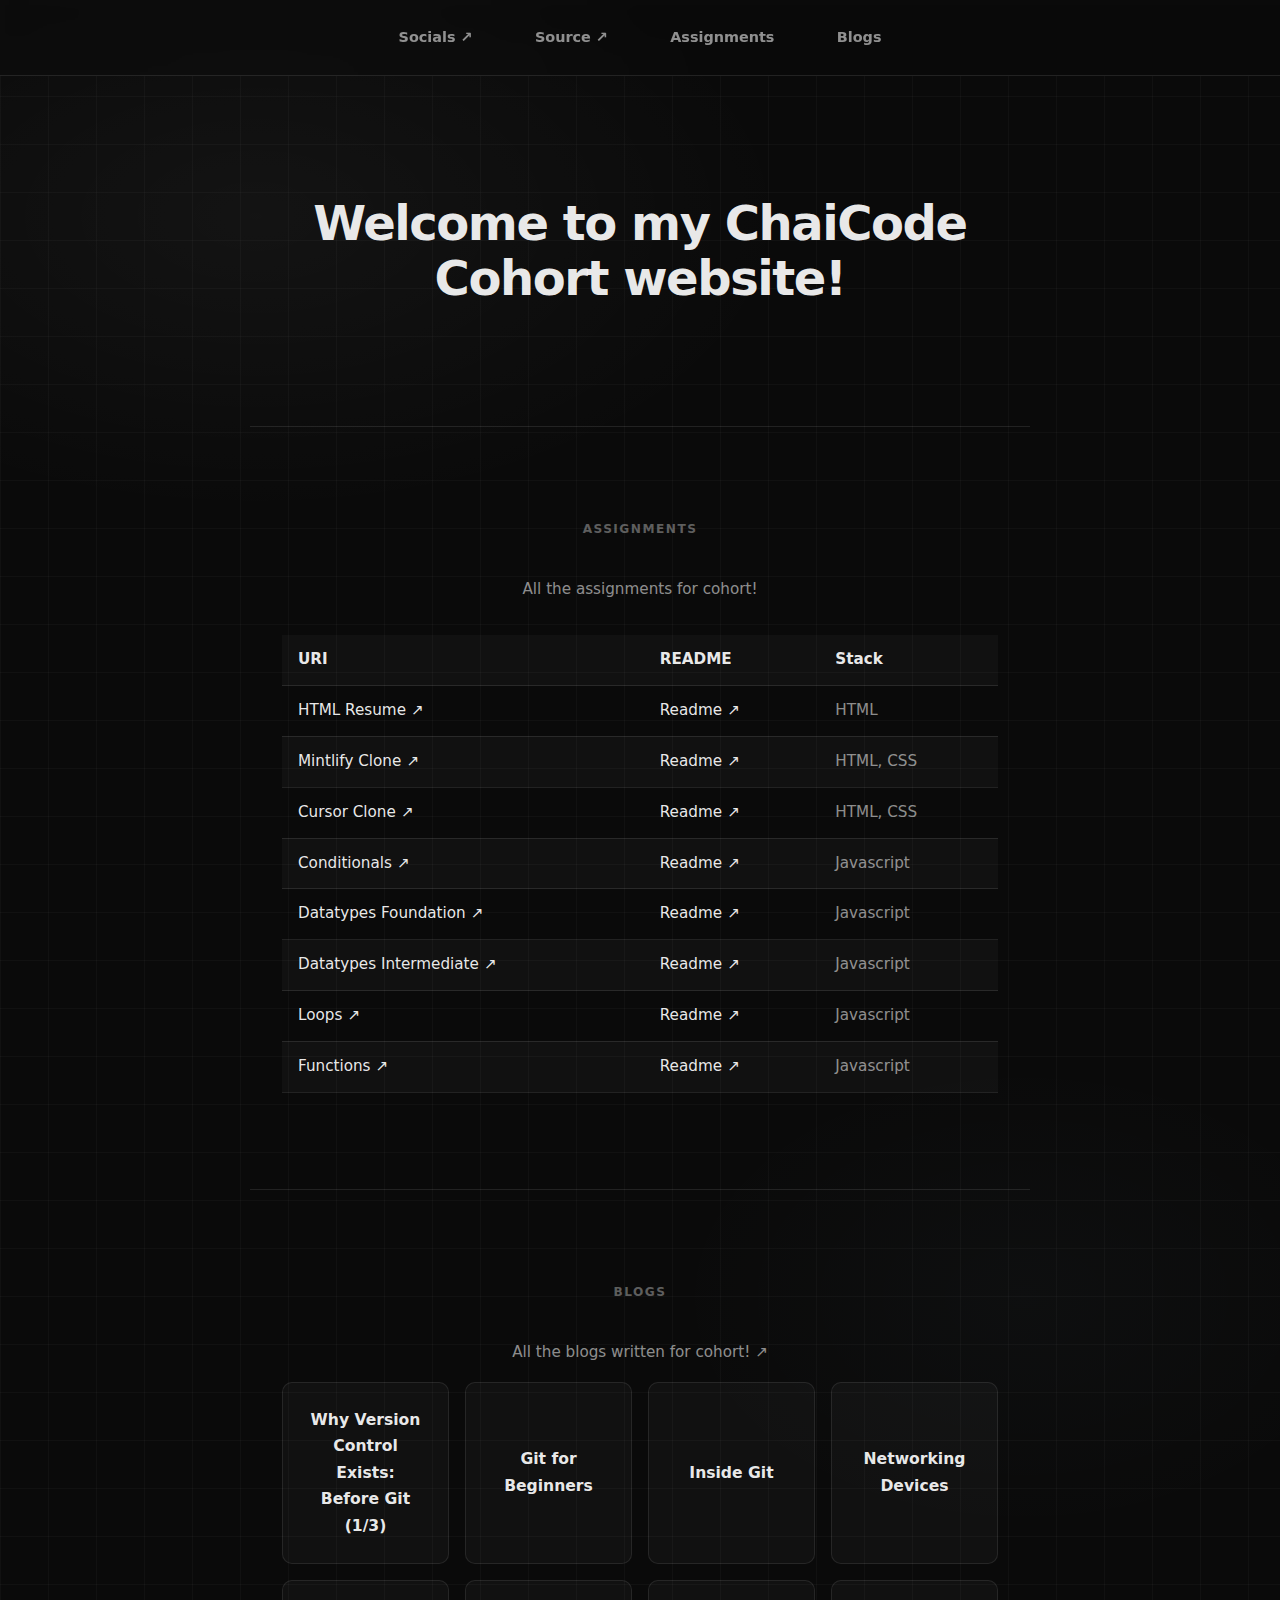
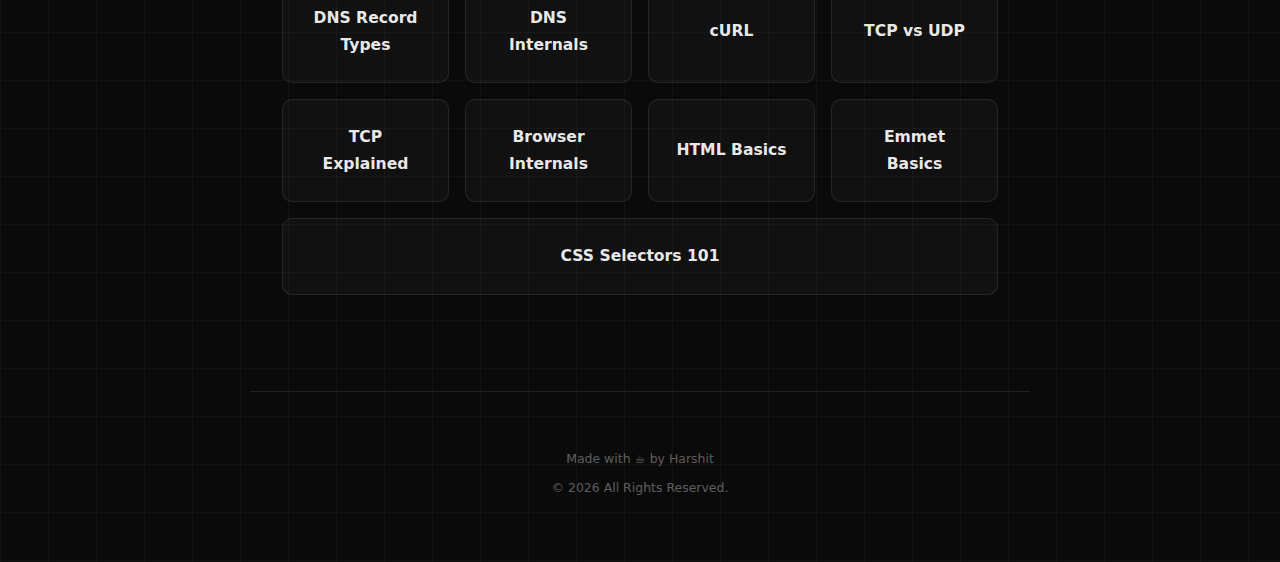
<file: index.html>
<!DOCTYPE html>
<html lang="en">

<head>
    <meta charset="UTF-8">
    <meta name="viewport" content="width=device-width, initial-scale=1.0">
    <link rel="apple-touch-icon" sizes="57x57" href="./favicons">
    <link rel="apple-touch-icon" sizes="60x60" href="./favicons/apple-icon-60x60.png">
    <link rel="apple-touch-icon" sizes="72x72" href="./favicons/apple-icon-72x72.png">
    <link rel="apple-touch-icon" sizes="76x76" href="./favicons/apple-icon-76x76.png">
    <link rel="apple-touch-icon" sizes="114x114" href="./favicons/apple-icon-114x114.png">
    <link rel="apple-touch-icon" sizes="120x120" href="./favicons/apple-icon-120x120.png">
    <link rel="apple-touch-icon" sizes="144x144" href="./favicons/apple-icon-144x144.png">
    <link rel="apple-touch-icon" sizes="152x152" href="./favicons/apple-icon-152x152.png">
    <link rel="apple-touch-icon" sizes="180x180" href="./favicons/apple-icon-180x180.png">
    <link rel="icon" type="image/png" sizes="192x192" href="./favicons/android-icon-192x192.png">
    <link rel="icon" type="image/png" sizes="32x32" href="./favicons/favicon-32x32.png">
    <link rel="icon" type="image/png" sizes="96x96" href="./favicons/favicon-96x96.png">
    <link rel="icon" type="image/png" sizes="16x16" href="./favicons/favicon-16x16.png">
    <link rel="manifest" href="./favicons/manifest.json">
    <meta name="msapplication-TileColor" content="#ffffff">
    <meta name="msapplication-TileImage" content="/ms-icon-144x144.png">
    <meta name="theme-color" content="#ffffff">
    <link rel="stylesheet" href="style.css">
    <title>Cohort - Hudater</title>
    <!-- web analytics -->
    <script data-goatcounter="https://hudater-cohort.goatcounter.com/count" async src="//gc.zgo.at/count.js"></script>
    <!-- Google tag (gtag.js) -->
    <script async src="https://www.googletagmanager.com/gtag/js?id=G-MSTPBLQLXE"></script>
    <script>
        window.dataLayer = window.dataLayer || [];
        function gtag() { dataLayer.push(arguments); }
        gtag('js', new Date());
        gtag('config', 'G-MSTPBLQLXE');
    </script>

</head>

<body>
    <header>
        <nav class="nav">
            <input type="checkbox" id="nav-toggle" hidden>
            <label for="nav-toggle" class="hamburger">
                <span></span>
                <span></span>
                <span></span>
            </label>
            <ul class="nav-ul">
                <li class="nav-li">
                    <a target="_blank" href="https://hudater.dev" class="nav-a">Socials ↗</a>
                </li>
                <li class="nav-li">
                    <a target="_blank" href="https://github.com/hudater/cohort-2026" class="nav-a">Source ↗</a>
                </li>
                <li class="nav-li">
                    <a href="#assignments" class="nav-a">Assignments</a>
                </li>
                <li class="nav-li">
                    <a href="#blogs" class="nav-a">Blogs</a>
                </li>
            </ul>
        </nav>
    </header>
    <main class="hero-section">
        <h1 class="hero-text">Welcome to my ChaiCode Cohort website!</h1>
    </main>
    <section id="assignments">
        <h2 class="assignments-heading">Assignments</h2>
        <p class="assignments-para">All the assignments for cohort!</p>
        <table class="assignments-table">
            <thead>
                <tr>
                    <th>URI</th>
                    <th>README</th>
                    <th>Stack</th>
                </tr>
            </thead>
            <tbody>
                <tr>
                    <td><a href="./html/resume.html">HTML Resume ↗</a></td>
                    <td><a href="./html/README.md">Readme ↗</a></td>
                    <td>HTML</td>
                </tr>
                <tr>
                    <td><a href="./css/mintlify-clone/index.html">Mintlify Clone ↗</a></td>
                    <td><a href="./css/mintlify-clone/README.md">Readme ↗</a></td>
                    <td>HTML, CSS</td>
                </tr>
                <tr>
                    <td><a href="./css/cursor-clone/index.html">Cursor Clone ↗</a></td>
                    <td><a href="./css/cursor-clone/README.md">Readme ↗</a></td>
                    <td>HTML, CSS</td>
                </tr>
                <tr>
                    <td><a target="_blank" href="https://github.com/chaicodehq/js-conditionals-Hudater">Conditionals ↗</a></td>
                    <td><a target="_blank" href="https://github.com/chaicodehq/js-conditionals-Hudater/blob/main/README.md">Readme ↗</a></td>
                    <td>Javascript</td>
                </tr>
                <tr>
                    <td><a target="_blank" href="https://github.com/chaicodehq/js-datatypes-foundation-Hudater">Datatypes Foundation ↗</a></td>
                    <td><a target="_blank" href="https://github.com/chaicodehq/js-datatypes-foundation-Hudater/blob/main/README.md">Readme ↗</a></td>
                    <td>Javascript</td>
                </tr>
                <tr>
                    <td><a target="_blank" href="https://github.com/chaicodehq/js-datatypes-Hudater">Datatypes Intermediate ↗</a></td>
                    <td><a target="_blank" href="https://github.com/chaicodehq/js-datatypes-Hudater/blob/main/README.md">Readme ↗</a></td>
                    <td>Javascript</td>
                </tr>
                <tr>
                    <td><a target="_blank" href="https://github.com/chaicodehq/js-loops-Hudater">Loops ↗</a></td>
                    <td><a target="_blank" href="https://github.com/chaicodehq/js-loops-Hudater/blob/main/README.md">Readme ↗</a></td>
                    <td>Javascript</td>
                </tr>
                <tr>
                    <td><a target="_blank" href="https://github.com/chaicodehq/js-functions-Hudater">Functions ↗</a></td>
                    <td><a target="_blank" href="https://github.com/chaicodehq/js-functions-Hudater/blob/main/README.md">Readme ↗</a></td>
                    <td>Javascript</td>
                </tr>
            </tbody>
        </table>

    </section>
    <!-- <hr #hr/> -->
    <section id="blogs">
        <h2 class="blogs-heading">Blogs</h2>
        <a class="blogs-all-link" target="_blank" href="https://blog.hudater.dev/categories/chaicode/">
            <p class="blogs-para">All the blogs written for cohort! ↗</p>
        </a>
        <ol class="blogs-ol">
            <li class="blog-li">
                <a href="https://blog.hudater.dev/posts/git-part-1/" class="blog-link">Why Version Control Exists:
                    Before Git (1/3)
                </a>
            </li>
            <li class="blog-li">
                <a href="https://blog.hudater.dev/posts/git-part-2/" class="blog-link">
                    Git for Beginners
                </a>
            </li>
            <li class="blog-li">
                <a href="https://blog.hudater.dev/posts/git-part-3/" class="blog-link">
                    Inside Git
                </a>
            </li>
            <li class="blog-li">
                <a href="https://blog.hudater.dev/posts/networking-part-1/" class="blog-link">
                    Networking Devices
                </a>
            </li>
            <li class="blog-li">
                <a href="https://blog.hudater.dev/posts/networking-part-2/" class="blog-link">
                    DNS Record Types
                </a>
            </li>
            <li class="blog-li">
                <a href="https://blog.hudater.dev/posts/networking-part-3/" class="blog-link">
                    DNS Internals
                </a>
            </li>
            <li class="blog-li">
                <a href="https://blog.hudater.dev/posts/networking-part-4/" class="blog-link">
                    cURL
                </a>
            </li>
            <li class="blog-li">
                <a href="https://blog.hudater.dev/posts/networking-part-5/" class="blog-link">
                    TCP vs UDP
                </a>
            </li>
            <li class="blog-li">
                <a href="https://blog.hudater.dev/posts/networking-part-6/" class="blog-link">
                    TCP Explained
                </a>
            </li>
            <li class="blog-li">
                <a href="https://blog.hudater.dev/posts/web-fundamentals-part-1/" class="blog-link">
                    Browser Internals
                </a>
            </li>
            <li class="blog-li">
                <a href="https://blog.hudater.dev/posts/web-fundamentals-part-2/" class="blog-link">
                    HTML Basics
                </a>
            </li>
            <li class="blog-li">
                <a href="https://blog.hudater.dev/posts/web-fundamentals-part-3/" class="blog-link">
                    Emmet Basics
                </a>
            </li>
            <li class="blog-li">
                <a href="https://blog.hudater.dev/posts/web-fundamentals-part-4/" class="blog-link">
                    CSS Selectors 101
                </a>
            </li>
        </ol>
    </section>
    <footer>
        <p>Made with ☕ by <a href="https://hudater.dev">Harshit</a></p>
        <p>&copy;
            <script>document.write(new Date().getFullYear());</script> All Rights Reserved.
        </p>
    </footer>
</body>

</html>
</file>
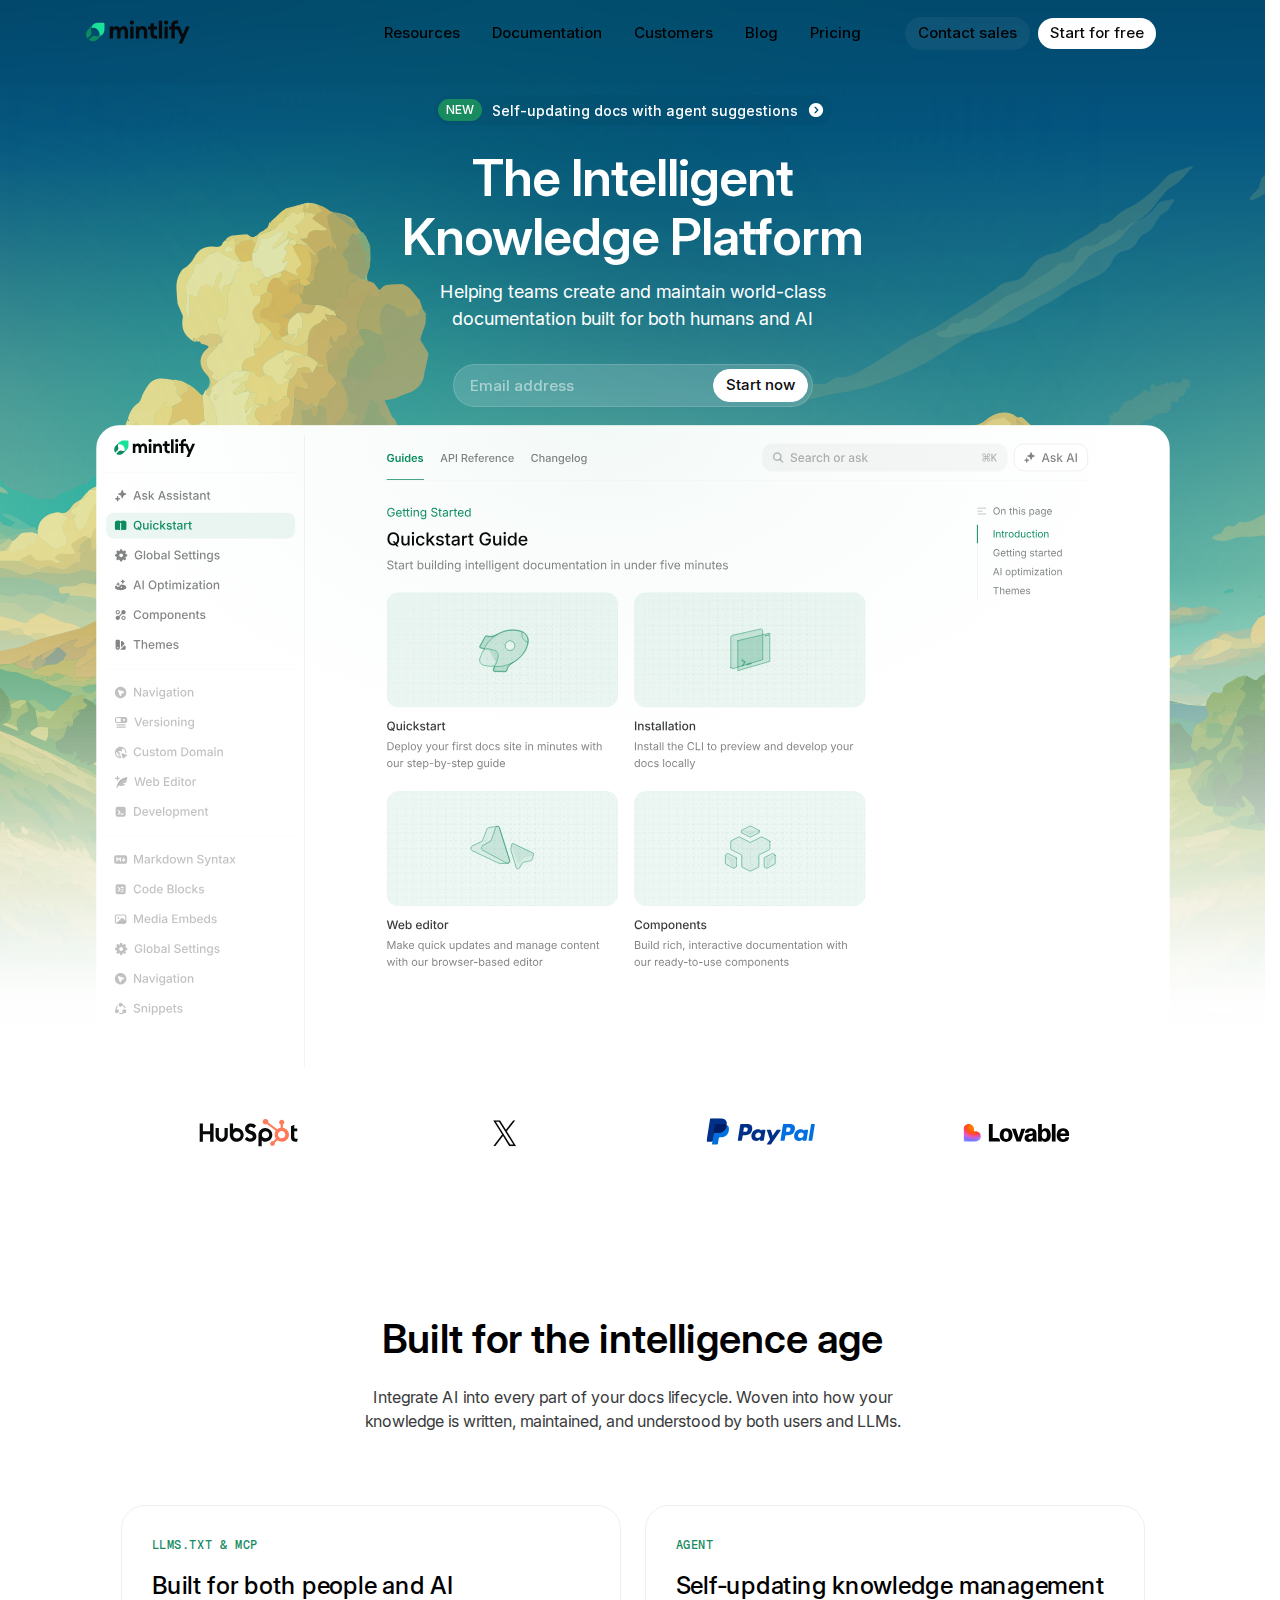
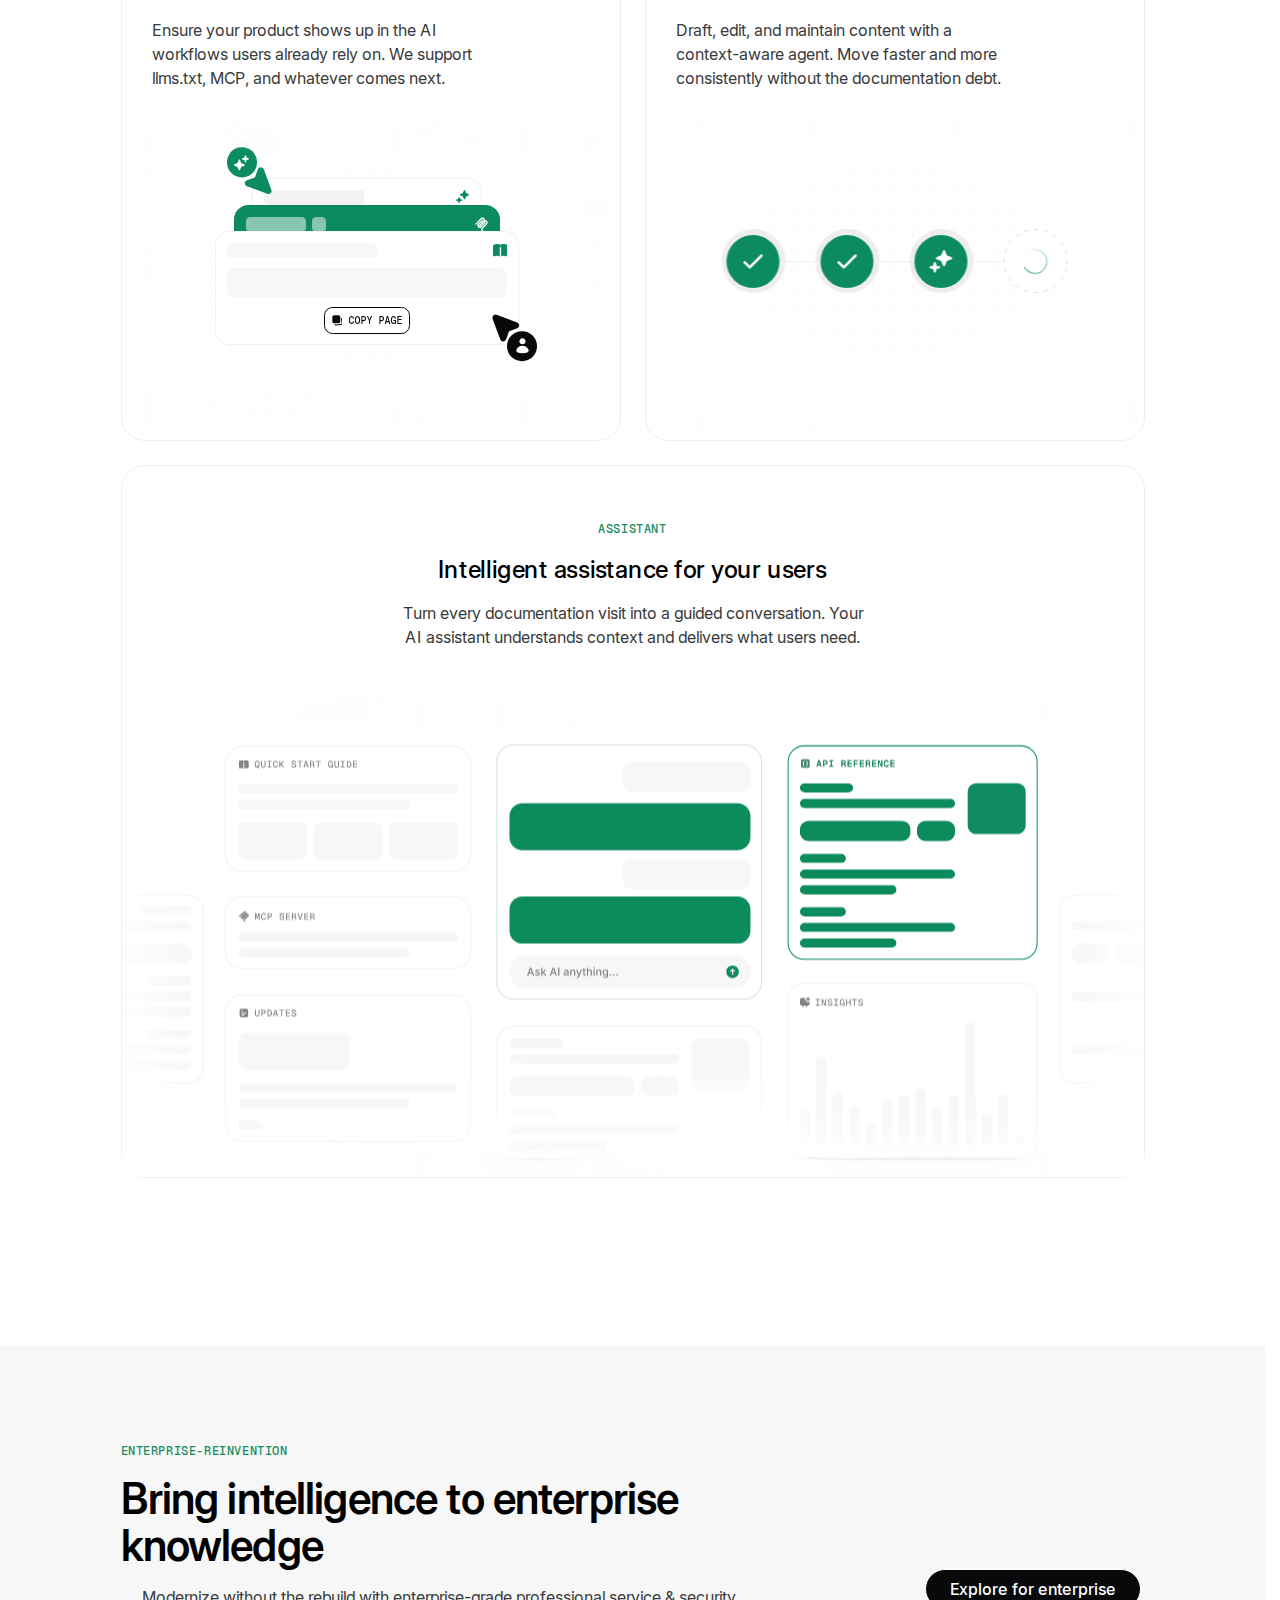
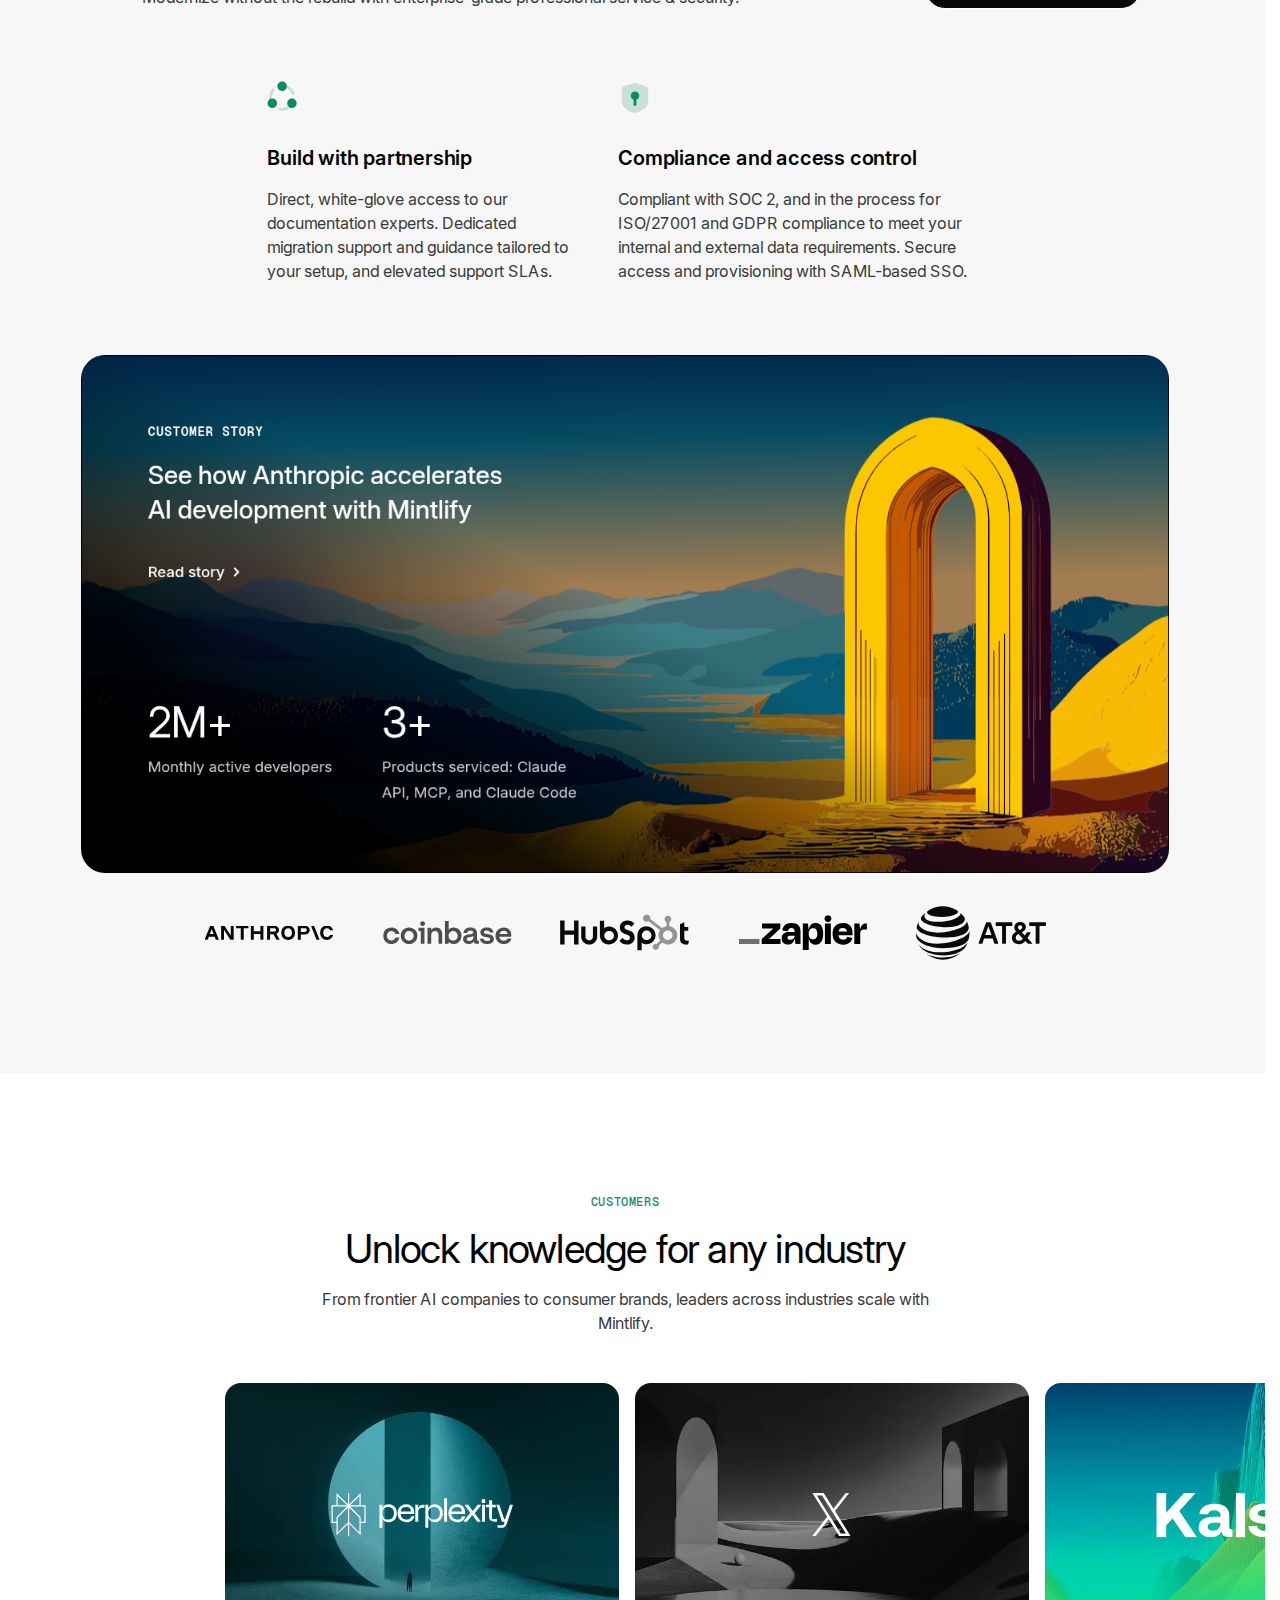
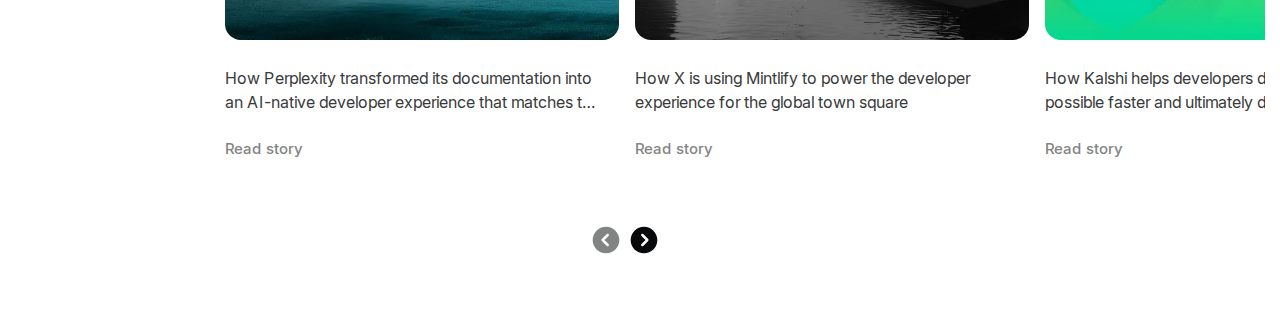
<file: css/mintlify-clone/index.html>
<!DOCTYPE html>
<html lang="en">

<head>
    <meta charset="UTF-8">
    <meta name="viewport" content="width=device-width, initial-scale=1.0">
    <link rel="stylesheet" href="style.css">
    <link rel="shortcut icon" href="./assets/mintlify-icon.svg" type="image/x-icon">
    <title>Mintlify - The Intelligent Documentation Platform</title>
</head>

<body>
    <header class="header-blur">
        <div class="header-full">
            <span class="header-logo">
                <a aria-label="Go to homepage" href="/">
                    <img src="./assets/mintlify-wordmark.svg" alt="Mintlify Wordmark" width="104" height="24px">
                </a>
            </span>
            <nav aria-label="Main" class="header-nav">
                <ul class="header-nav-ul">
                    <li class="header-nav-ul-li dropdown">
                        <a class="header-nav-ul-a dropdown-button" href="#startups">Resources</a>
                        <div class="dropdown-content">
                            <ul class="vertical-nav-items">
                                <li class="header-dropdown-caption">Explore</li>
                                <li class="header-dropdown-item">
                                    <svg viewBox="0 0 18 18" fill="none" xmlns="http://www.w3.org/2000/svg"
                                        class="header-dropdown-svg">
                                        <path opacity="0.2" fill-rule="evenodd" clip-rule="evenodd"
                                            d="M7.42376 4.28638C11.3448 0.549344 15.9148 0.998682 16.2994 1.04445C16.6433 1.08538 16.9145 1.35644 16.9555 1.70032C17.0014 2.08438 17.4506 6.6552 13.7136 10.5762C11.4565 12.9444 8.93668 13.743 8.08223 13.9775C7.82226 14.0489 7.544 13.9753 7.35338 13.7846L4.21548 10.6467C4.02485 10.4561 3.9512 10.1778 4.02256 9.91787C4.25708 9.06348 5.05548 6.54358 7.42376 4.28638Z"
                                            fill="currentColor"></path>
                                        <path
                                            d="M8.05112 3.72748C7.84066 3.9025 7.6313 4.08857 7.42376 4.28637C5.82189 5.81311 4.93823 7.46004 4.46149 8.63047C3.87064 8.62075 3.35841 8.67395 2.95575 8.7417C2.64551 8.7939 2.40215 8.85442 2.2404 8.90037C2.15959 8.92334 2.09939 8.94259 2.06163 8.95524C2.04277 8.96157 2.02953 8.96625 2.02217 8.96888L2.01562 8.97127C1.70942 9.08721 1.36321 8.99114 1.16061 8.73369C0.95749 8.47557 0.945953 8.11532 1.13214 7.84473L3.38782 4.56658C3.86364 3.8945 4.44415 3.53831 5.13069 3.42602C5.75112 3.32454 6.41491 3.43439 7.02435 3.54365L8.05112 3.72748Z"
                                            fill="currentColor"></path>
                                        <path
                                            d="M11.75 7.75C12.578 7.75 13.25 7.07848 13.25 6.25C13.25 5.42152 12.578 4.75 11.75 4.75C10.922 4.75 10.25 5.42152 10.25 6.25C10.25 7.07848 10.922 7.75 11.75 7.75Z"
                                            fill="currentColor"></path>
                                        <path fill-rule="evenodd" clip-rule="evenodd"
                                            d="M2.66472 12.13C2.91639 12.0034 3.22087 12.0525 3.42005 12.2517L5.74813 14.5803C5.94728 14.7795 5.99628 15.0839 5.8697 15.3355C5.4791 16.112 4.67793 16.6588 3.73582 16.6588H1.99422C1.63353 16.6588 1.34113 16.3664 1.34113 16.0057V14.2642C1.34113 13.3217 1.88822 12.5206 2.66472 12.13Z"
                                            fill="currentColor"></path>
                                        <path
                                            d="M9.36939 13.5386C9.37909 14.1294 9.32589 14.6415 9.25815 15.0441C9.20595 15.3544 9.14543 15.5977 9.09947 15.7595C9.07651 15.8403 9.05725 15.9005 9.0446 15.9383C9.03827 15.9571 9.0336 15.9704 9.03096 15.9777L9.02856 15.9843C8.91262 16.2905 9.0087 16.6367 9.26615 16.8393C9.52426 17.0424 9.8845 17.0539 10.1551 16.8678L13.4251 14.6179L13.4334 14.6121C14.1055 14.1363 14.4617 13.5558 14.5739 12.8692C14.6753 12.2487 14.5655 11.585 14.4562 10.9755L14.2724 9.94901C14.0974 10.1594 13.9114 10.3687 13.7136 10.5762C12.1868 12.1781 10.5398 13.0619 9.36939 13.5386Z"
                                            fill="currentColor"></path>
                                    </svg>
                                    <a class="header-dropdown-anchor" href="#startups">Startups</a>
                                    <p class="header-dropdown-para">Built for fast-moving teams</p>
                                </li>
                                <li class="header-dropdown-item">
                                    <svg viewBox="0 0 18 18" fill="none" xmlns="http://www.w3.org/2000/svg"
                                        class="header-dropdown-svg">
                                        <path opacity="0.2"
                                            d="M7.56788 0.89724C8.72116 0.409204 10 1.2559 10 2.509V6H8.75C7.78379 6 7 6.78379 7 7.75V16.25C7 16.6631 7.33394 16.9981 7.74658 17H2.75C2.33579 17 2 16.6642 2 16.25V4.41199C2 3.7099 2.41973 3.07374 3.06862 2.79992L7.56788 0.89724Z"
                                            fill="currentColor"></path>
                                        <path fill-rule="evenodd" clip-rule="evenodd"
                                            d="M8.75 6C7.78379 6 7 6.78379 7 7.75V16.25C7 16.6642 7.33579 17 7.75 17H15.25C15.6642 17 16 16.6642 16 16.25V7.75C16 6.78379 15.2162 6 14.25 6H8.75ZM10.25 9C10.6642 9 11 9.33579 11 9.75V10.25C11 10.6642 10.6642 11 10.25 11C9.83579 11 9.5 10.6642 9.5 10.25V9.75C9.5 9.33579 9.83579 9 10.25 9ZM13.5 9.75C13.5 9.33579 13.1642 9 12.75 9C12.3358 9 12 9.33579 12 9.75V10.25C12 10.6642 12.3358 11 12.75 11C13.1642 11 13.5 10.6642 13.5 10.25V9.75ZM10.25 12C10.6642 12 11 12.3358 11 12.75V13.25C11 13.6642 10.6642 14 10.25 14C9.83579 14 9.5 13.6642 9.5 13.25V12.75C9.5 12.3358 9.83579 12 10.25 12ZM13.5 12.75C13.5 12.3358 13.1642 12 12.75 12C12.3358 12 12 12.3358 12 12.75V13.25C12 13.6642 12.3358 14 12.75 14C13.1642 14 13.5 13.6642 13.5 13.25V12.75Z"
                                            fill="currentColor"></path>
                                        <path fill-rule="evenodd" clip-rule="evenodd"
                                            d="M1 16.25C1 15.8358 1.33579 15.5 1.75 15.5H16.25C16.6642 15.5 17 15.8358 17 16.25C17 16.6642 16.6642 17 16.25 17H1.75C1.33579 17 1 16.6642 1 16.25Z"
                                            fill="currentColor"></path>
                                    </svg>
                                    <a class="header-dropdown-anchor" href="#enterprise">Enterprise</a>
                                    <p class="header-dropdown-para">Scalable for large organizations</p>
                                </li>
                                <li class="header-dropdown-item">
                                    <svg viewBox="0 0 18 18" fill="none" xmlns="http://www.w3.org/2000/svg"
                                        class="header-dropdown-svg">
                                        <path
                                            d="M15.254 13.0062C15.5389 13.0062 15.7992 13.1676 15.9259 13.4228C16.0525 13.678 16.0236 13.983 15.8513 14.2098C15.3938 14.8123 15.3375 15.1345 15.8442 15.7924C16.0186 16.0188 16.0491 16.3247 15.9229 16.5811C15.7968 16.8376 15.5358 17 15.25 17H3.9989C2.89605 17 2.00201 16.106 2.00201 15.0031C2.00201 13.9003 2.89605 13.0062 3.9989 13.0062H15.254Z"
                                            fill="currentColor"></path>
                                        <path opacity="0.2"
                                            d="M2 3.75C2 2.23079 3.23079 1 4.75 1H15.25C15.6642 1 16 1.33579 16 1.75V13.6784C15.9909 13.5909 15.9663 13.5043 15.9259 13.4228C15.7992 13.1676 15.5389 13.0062 15.254 13.0062H3.9989C2.89605 13.0062 2.00201 13.9003 2.00201 15.0031L2 3.75Z"
                                            fill="currentColor"></path>
                                        <path
                                            d="M11.25 5.75C11.25 4.772 10.622 3.948 9.75 3.638V5.5C9.75 5.776 9.526 6 9.25 6H8.75C8.474 6 8.25 5.776 8.25 5.5V3.638C7.378 3.948 6.75 4.772 6.75 5.75C6.75 6.632 7.262 7.387 8 7.756V10C8 10.552 8.448 11 9 11C9.552 11 10 10.552 10 10V7.756C10.738 7.387 11.25 6.632 11.25 5.75Z"
                                            fill="currentColor"></path>
                                    </svg>
                                    <a class="header-dropdown-anchor" href="#switch">Switch</a>
                                    <p class="header-dropdown-para">Seamless migration tools</p>
                                </li>
                            </ul>
                            <ul class="vertical-nav-items">
                                <li class="header-dropdown-caption">Company</li>
                                <li class="header-dropdown-item">
                                    <svg viewBox="0 0 16 16" fill="none" xmlns="http://www.w3.org/2000/svg"
                                        class="header-dropdown-svg">
                                        <path opacity="0.2"
                                            d="M2.75 4C1.23079 4 0 5.23079 0 6.75V13.25C0 14.7692 1.23079 16 2.75 16H13.25C14.7692 16 16 14.7692 16 13.25V6.75C16 5.23079 14.7692 4 13.25 4H2.75Z"
                                            fill="currentColor"></path>
                                        <path
                                            d="M6 2.25C6 2.11221 6.11221 2 6.25 2H9.75C9.8878 2 10 2.11221 10 2.25V4H11.5V2.25C11.5 1.28379 10.7162 0.5 9.75 0.5H6.25C5.28379 0.5 4.5 1.28379 4.5 2.25V4H6V2.25Z"
                                            fill="currentColor"></path>
                                        <path opacity="0.88"
                                            d="M16 9.22612C15.8497 9.2968 15.7007 9.37206 15.5483 9.43812C14.0685 10.0796 11.4191 11.003 7.99997 11.003C4.5808 11.003 1.93149 10.0796 0.45168 9.43812L0 9.22875V7.57505L1.05696 8.06563C2.42083 8.65598 4.85783 9.50299 7.99997 9.50299C11.1408 9.50299 13.5771 8.65668 14.9413 8.06637L16 7.5686V9.22612Z"
                                            fill="currentColor"></path>
                                    </svg>
                                    <a class="header-dropdown-anchor" href="#careers">Careers</a>
                                    <p class="header-dropdown-para">Join our growing team</p>
                                </li>
                                <li class="header-dropdown-item">
                                    <svg viewBox="0 0 18 18" fill="none" xmlns="http://www.w3.org/2000/svg"
                                        class="header-dropdown-svg">
                                        <path opacity="0.2"
                                            d="M6.75003 16.4956C6.51563 16.4956 6.28124 16.4399 6.06744 16.3281C4.87894 15.7085 1.00003 13.3852 1.00003 9.51118C0.992228 7.59078 2.55271 6.01658 4.47851 6.00488C5.32911 6.01608 6.12893 6.32569 6.75003 6.86179C7.37013 6.32569 8.16603 6.01608 9.00683 6.00488C10.9472 6.01658 12.5078 7.59078 12.5 9.51418C12.5 13.3833 8.62112 15.708 7.43262 16.3282C7.21972 16.44 6.98443 16.4956 6.75003 16.4956Z"
                                            fill="currentColor"></path>
                                        <path fill-rule="evenodd" clip-rule="evenodd"
                                            d="M12.0361 11.7734C12.3243 11.0914 12.5 10.3378 12.5 9.51418C12.5078 7.59078 10.9472 6.01658 9.00683 6.00488C8.16603 6.01608 7.37013 6.32569 6.75003 6.86179C6.4198 6.57675 6.03903 6.35574 5.62698 6.20957C5.54509 5.82825 5.50003 5.42872 5.50003 5.01118C5.49223 3.09078 7.05271 1.51658 8.97851 1.50488C9.82911 1.51608 10.6289 1.82569 11.25 2.36179C11.8701 1.82569 12.666 1.51608 13.5068 1.50488C15.4472 1.51658 17.0078 3.09078 17 5.01418C17 8.77738 13.3306 11.0796 12.0361 11.7734Z"
                                            fill="currentColor"></path>
                                    </svg>
                                    <a class="header-dropdown-anchor" href="#wall-of-love">Wall of Love</a>
                                    <p class="header-dropdown-para">Customer testimonials</p>
                                </li>
                                <li class="header-dropdown-item">
                                    <svg viewBox="0 0 17 17" fill="none" xmlns="http://www.w3.org/2000/svg"
                                        class="header-dropdown-svg">
                                        <path opacity="0.2"
                                            d="M14.9442 3.83336C8.37694 4.40802 5.63907 9.06776 4.53613 12.1676C4.87951 12.3488 5.12733 12.461 5.12733 12.461C5.84733 12.7835 6.56022 12.9258 6.602 12.933C7.36111 13.0717 8.06244 13.1409 8.706 13.1409C10.0455 13.1409 11.1326 12.8406 11.9504 12.2431C12.2798 12.0022 12.8134 11.52 13.1859 10.6978C11.6543 10.3884 11.0095 9.79673 11.0095 9.79673C11.0095 9.79673 12.929 10.0222 13.7619 9.37638C14.2081 9.00482 14.561 8.48945 14.7539 7.749C14.8774 7.20491 14.9565 6.67869 15.0321 6.17025C15.1521 5.36945 15.265 4.6138 15.5219 4.165C15.5928 4.04153 15.6088 3.90331 15.5945 3.7666C15.204 3.80527 14.9442 3.83336 14.9442 3.83336Z"
                                            fill="currentColor"></path>
                                        <path
                                            d="M3.83402 15.6112C3.80887 15.6112 3.78371 15.6099 3.75767 15.6068C3.39224 15.5651 3.12923 15.2348 3.17083 14.869C3.18301 14.7613 4.51802 4.07646 14.8861 3.16934C15.2481 3.13548 15.5763 3.40846 15.6084 3.77521C15.6405 4.14197 15.3688 4.46534 15.0025 4.49743C5.70735 5.31077 4.50682 14.9227 4.49553 15.02C4.45651 15.3603 4.16816 15.6112 3.83402 15.6112Z"
                                            fill="currentColor"></path>
                                        <path fill-rule="evenodd" clip-rule="evenodd"
                                            d="M4.94423 2.05558C4.94423 1.6874 4.64575 1.38892 4.27756 1.38892C3.90937 1.38892 3.61089 1.6874 3.61089 2.05558V3.61114H2.05534C1.68715 3.61114 1.38867 3.90962 1.38867 4.2778C1.38867 4.64599 1.68715 4.94447 2.05534 4.94447H3.61089V6.50003C3.61089 6.86821 3.90937 7.16669 4.27756 7.16669C4.64575 7.16669 4.94423 6.86821 4.94423 6.50003V4.94447H6.49978C6.86797 4.94447 7.16645 4.64599 7.16645 4.2778C7.16645 3.90962 6.86797 3.61114 6.49978 3.61114H4.94423V2.05558Z"
                                            fill="currentColor"></path>
                                    </svg>
                                    <a class="header-dropdown-anchor" href="#guides">Guides</a>
                                    <p class="header-dropdown-para">Guide to technical writing</p>
                                </li>
                            </ul>
                        </div>
                    </li>
                    <li class="header-nav-ul-li dropdown">
                        <a class="header-nav-ul-a dropdown-button" href="#docs">Documentation</a>
                        <div class="dropdown-content">
                            <ul class="vertical-nav-items">
                                <li class="header-dropdown-caption">Guides</li>
                                <li class="header-dropdown-item">
                                    <svg viewBox="0 0 16 16" fill="none" xmlns="http://www.w3.org/2000/svg"
                                        class="header-dropdown-svg" width="14" height="15">
                                        <path opacity="0.2"
                                            d="M2.75 0.251923C1.23079 0.251923 0 1.48271 0 3.00192V11.5019C0 13.0211 1.23079 14.2519 2.75 14.2519H11.25C12.7692 14.2519 14 13.0211 14 11.5019V3.00192C14 1.48271 12.7692 0.251923 11.25 0.251923H2.75Z"
                                            fill="currentColor"></path>
                                        <path fill-rule="evenodd" clip-rule="evenodd"
                                            d="M3 10.5019C3 10.0877 3.33579 9.75192 3.75 9.75192H7.25C7.66421 9.75192 8 10.0877 8 10.5019C8 10.9161 7.66421 11.2519 7.25 11.2519H3.75C3.33579 11.2519 3 10.9161 3 10.5019Z"
                                            fill="currentColor"></path>
                                        <path fill-rule="evenodd" clip-rule="evenodd"
                                            d="M3 7.50192C3 7.08771 3.33579 6.75192 3.75 6.75192H10.25C10.6642 6.75192 11 7.08771 11 7.50192C11 7.91613 10.6642 8.25192 10.25 8.25192H3.75C3.33579 8.25192 3 7.91613 3 7.50192Z"
                                            fill="currentColor"></path>
                                        <path
                                            d="M4 5.25192C4.552 5.25192 5 4.80392 5 4.25192C5 3.69992 4.552 3.25192 4 3.25192C3.448 3.25192 3 3.69992 3 4.25192C3 4.80392 3.448 5.25192 4 5.25192Z"
                                            fill="currentColor"></path>
                                    </svg>
                                    <a class="header-dropdown-anchor" href="#docs">Getting Started</a>
                                    <p class="header-dropdown-para">Deploy in minutes</p>
                                </li>
                                <li class="header-dropdown-item">
                                    <svg viewBox="0 0 16 16" fill="none" xmlns="http://www.w3.org/2000/svg"
                                        class="header-dropdown-svg" width="14" height="15">
                                        <path opacity="0.4" fill-rule="evenodd" clip-rule="evenodd"
                                            d="M8 11.8759C8 10.2187 9.3428 8.87592 11 8.87592C12.6572 8.87592 14 10.2187 14 11.8759C14 13.5331 12.6572 14.8759 11 14.8759C9.3428 14.8759 8 13.5331 8 11.8759Z"
                                            fill="currentColor"></path>
                                        <path opacity="0.4" fill-rule="evenodd" clip-rule="evenodd"
                                            d="M0 3.87592C0 2.21871 1.34279 0.875916 3 0.875916C4.65721 0.875916 6 2.21871 6 3.87592C6 5.53313 4.65721 6.87592 3 6.87592C1.34279 6.87592 0 5.53313 0 3.87592Z"
                                            fill="currentColor"></path>
                                        <path fill-rule="evenodd" clip-rule="evenodd"
                                            d="M8 3.87592C8 2.21871 9.3428 0.875916 11 0.875916C12.6572 0.875916 14 2.21871 14 3.87592C14 5.53313 12.6572 6.87592 11 6.87592C10.4435 6.87592 9.9225 6.72452 9.4759 6.46065L5.58473 10.3518C5.8486 10.7984 6 11.3194 6 11.8759C6 13.5331 4.65721 14.8759 3 14.8759C1.34279 14.8759 0 13.5331 0 11.8759C0 10.2187 1.34279 8.87592 3 8.87592C3.55644 8.87592 4.07744 9.02732 4.52405 9.29112L8.4152 5.39997C8.1514 4.95336 8 4.43236 8 3.87592Z"
                                            fill="currentColor"></path>
                                    </svg>
                                    <a class="header-dropdown-anchor" href="#components">Components</a>
                                    <p class="header-dropdown-para">Customizable components library</p>
                                </li>
                            </ul>
                            <ul class="vertical-nav-items">
                                <li class="header-dropdown-caption">Developers</li>
                                <li class="header-dropdown-item">
                                    <svg viewBox="0 0 16 16" fill="none" xmlns="http://www.w3.org/2000/svg"
                                        class="header-dropdown-svg">
                                        <path opacity="0.2" fill-rule="evenodd" clip-rule="evenodd"
                                            d="M0 2.75C0 1.23079 1.23079 0 2.75 0H11.25C12.7692 0 14 1.23079 14 2.75V11.25C14 12.7692 12.7692 14 11.25 14H2.75C1.23079 14 0 12.7692 0 11.25V2.75Z"
                                            fill="currentColor"></path>
                                        <path fill-rule="evenodd" clip-rule="evenodd"
                                            d="M7 10.25C7 9.8358 7.33579 9.5 7.75 9.5H10.25C10.6642 9.5 11 9.8358 11 10.25C11 10.6642 10.6642 11 10.25 11H7.75C7.33579 11 7 10.6642 7 10.25Z"
                                            fill="currentColor"></path>
                                        <path fill-rule="evenodd" clip-rule="evenodd"
                                            d="M3.21967 4.71967C3.51256 4.42678 3.98744 4.42678 4.28033 4.71967L6.78033 7.21967C7.07322 7.51256 7.07322 7.98744 6.78033 8.2803L4.28033 10.7803C3.98744 11.0732 3.51256 11.0732 3.21967 10.7803C2.92678 10.4874 2.92678 10.0126 3.21967 9.7197L5.18934 7.75L3.21967 5.78033C2.92678 5.48744 2.92678 5.01256 3.21967 4.71967Z"
                                            fill="currentColor"></path>
                                    </svg>
                                    <a class="header-dropdown-anchor" href="#api-reference">API Reference</a>
                                    <p class="header-dropdown-para">Build integrations and custom workflows</p>
                                </li>
                                <li class="header-dropdown-item">
                                    <svg viewBox="0 0 18 18" fill="none" xmlns="http://www.w3.org/2000/svg"
                                        class="header-dropdown-svg" width="18" height="18">
                                        <g fill="currentColor">
                                            <path
                                                d="M3.75012 7.5C4.99276 7.5 6.00011 6.49264 6.00011 5.25C6.00011 4.00736 4.99276 3 3.75012 3C2.50748 3 1.50012 4.00736 1.50012 5.25C1.50012 6.49264 2.50748 7.5 3.75012 7.5Z"
                                                fill="currentColor"></path>
                                            <path
                                                d="M3.75012 15C4.99276 15 6.00011 13.9926 6.00011 12.75C6.00011 11.5074 4.99276 10.5 3.75012 10.5C2.50748 10.5 1.50012 11.5074 1.50012 12.75C1.50012 13.9926 2.50748 15 3.75012 15Z"
                                                fill="currentColor"></path>
                                            <path opacity="0.4"
                                                d="M16.2501 6H8.75012C8.33612 6 8.00012 5.664 8.00012 5.25C8.00012 4.836 8.33612 4.5 8.75012 4.5H16.2501C16.6641 4.5 17.0001 4.836 17.0001 5.25C17.0001 5.664 16.6641 6 16.2501 6Z"
                                                fill="currentColor"></path>
                                            <path opacity="0.4"
                                                d="M16.2501 13.5H8.75012C8.33612 13.5 8.00012 13.164 8.00012 12.75C8.00012 12.336 8.33612 12 8.75012 12H16.2501C16.6641 12 17.0001 12.336 17.0001 12.75C17.0001 13.164 16.6641 13.5 16.2501 13.5Z"
                                                fill="currentColor"></path>
                                        </g>
                                    </svg>
                                    <a class="header-dropdown-anchor" href="#changelog">Changelog</a>
                                    <p class="header-dropdown-para">Learn what's new</p>
                                </li>
                            </ul>
                        </div>
                    </li>
                    <li class="header-nav-ul-li">
                        <a class="header-nav-ul-a" href="#customers">Customers</a>
                    </li>
                    <li class="header-nav-ul-li">
                        <a class="header-nav-ul-a" href="#blog">Blog</a>
                    </li>
                    <li class="header-nav-ul-li">
                        <a class="header-nav-ul-a" href="#pricing">Pricing</a>
                    </li>
                </ul>
            </nav>
            <div class="header-cta">
                <a class="header-cta-a header-cta-a-sales" href="#contact/sales">Contact sales</a>
                <a class="header-cta-a header-cta-a-signup" href="#signup">Start for
                    free</a>
            </div>
        </div>
    </header>

    <!-- Hero img and bg section-->
    <main class="hero-section">
        <div id="hero-bg"></div>
        <button class="blog-cta-button">
            <span class="blog-cta-new-green">NEW</span>
            <a class="blog-cta-para" href="#autopilot">Self-updating docs with agent suggestions</a>
            <svg viewBox="0 0 18 18" fill="none" xmlns="http://www.w3.org/2000/svg" class="blog-cta-arrow-svg">
                <path
                    d="M9 1C4.589 1 1 4.589 1 9C1 13.411 4.589 17 9 17C13.411 17 17 13.411 17 9C17 4.589 13.411 1 9 1ZM11.53 9.53L8.53 12.53C8.384 12.676 8.192 12.75 8 12.75C7.808 12.75 7.616 12.677 7.47 12.53C7.177 12.237 7.177 11.762 7.47 11.469L9.94 8.999L7.47 6.529C7.177 6.236 7.177 5.761 7.47 5.468C7.763 5.175 8.238 5.175 8.531 5.468L11.531 8.468C11.824 8.761 11.824 9.236 11.531 9.529L11.53 9.53Z"
                    fill="currentColor">
                </path>
            </svg>
        </button>
        <div class="heading-container">
            <h1 class="heading">The Intelligent Knowledge Platform</h1>
            <p class="para-desc">Helping teams create and maintain world-class documentation built for both humans and
                AI
            </p>
            <form class="heading-form">
                <input type="email" required="" inputmode="email" autocomplete="email" placeholder="Email address"
                    class="heading-form-input" value="">
                <button data-slot="button" class="heading-form-button" type="submit">Start now</button>
            </form>
        </div>

        <div class="hero-img-container">
            <img id="hero-image" src="./assets/img/hero-image-light.svg" alt="hero-image-light" width="1074"
                height="653">
        </div>
    </main>
    <section class="company-logos-section">
        <div class="company-logos-container">
            <div id="company-logos-svg-anthropic" class="company-logos" title="Anthropic"></div>
            <div id="company-logos-svg-coinbase" class="company-logos" title="Coinbase"></div>
            <div id="company-logos-svg-ms" class="company-logos" title="Microsoft"></div>
            <div id="company-logos-svg-perplexity" class="company-logos" title="Perplexity"></div>
            <div id="company-logos-svg-hubspot" class="company-logos" title="Hubspot"></div>
            <div id="company-logos-svg-x" class="company-logos" title="X"></div>
            <div id="company-logos-svg-paypal" class="company-logos" title="PayPal"></div>
            <div id="company-logos-svg-lovable" class="company-logos" title="Lovable"></div>
        </div>
    </section>
    <section class="feat-high">
        <div class="feat-high-text-container">
            <h1 class="feat-high-text-h1">
                Built for the intelligence age
            </h1>
            <p class="feat-high-text-para">
                Integrate AI into every part of your docs lifecycle. Woven into how your knowledge is written,
                maintained,
                and
                understood by both users and LLMs.
            </p>
        </div>
        <div class="feat-high-visual-container">
            <div class="feat-high-visual-two-columns">
                <div class="two-columns">
                    <div class="column-text-area">
                        <p class="small-top-left-para">LLMs.txt & MCP</p>
                        <h2 class="top-left-heading">Built for both people and AI</h2>
                        <p class="descriptive-feat-para">Ensure your product shows up in the AI workflows users already
                            rely on. We support llms.txt, MCP, and whatever comes
                            next.</p>
                    </div>
                    <div id="column-1" class="visual-svg"></div>
                </div>
                <div class="two-columns">
                    <div class="column-text-area">
                        <p class="small-top-left-para">Agent</p>
                        <h2 class="top-left-heading">Self-updating knowledge management</h2>
                        <p class="descriptive-feat-para">Draft, edit, and maintain content with a context-aware agent.
                            Move faster and more consistently without the
                            documentation debt.</p>
                    </div>
                    <div id="column-2" class="visual-svg"></div>
                </div>
            </div>
            <div class="feat-high-visual-single-bottom">
                <div class="single-bottom-text-area">
                    <p class="single-bottom-para">Assistant</p>
                    <h2 class="single-bottom-heading">Intelligent assistance for your users</h2>
                    <p class="single-bottom-descriptive-para">Turn every documentation visit into a guided conversation.
                        Your AI assistant understands context and delivers what users
                        need.</p>
                </div>
                <div id="bottom-image"></div>
            </div>
        </div>
    </section>
    <section class="enterprise-features">
        <div class="ente-feat-container">
            <div class="ente-feat-heading-cta">
                <div class="ente-feat-text-box">
                    <p class="ente-feat-title">Enterprise-reinvention</p>
                    <h2 class="ente-feat-heading">Bring intelligence to enterprise knowledge</h2>
                    <p class="ente-feat-descriptive">Modernize without the rebuild with enterprise-grade professional
                        service & security.</p>
                </div>
                <a class="ente-feat-cta" href="#enterprise">Explore for enterprise</a>
            </div>
        </div>
        <div class="ente-feat-2-column-container">
            <div class="column-1">
                <div class="column-icon-div" id="column-1-icon"></div>
                <h2 class="column-heading">Build with partnership</h2>
                <p class="column-description">Direct, white-glove access to our documentation experts. Dedicated
                    migration support and guidance tailored to your
                    setup, and elevated support SLAs.</p>
            </div>
            <div class="column-2">
                <div class="column-icon-div" id="column-2-icon"></div>
                <h2 class="column-heading">Compliance and access control</h2>
                <p class="column-description">Compliant with SOC 2, and in the process for ISO/27001 and GDPR compliance
                    to meet your internal and external data
                    requirements. Secure access and provisioning with SAML-based SSO.</p>
            </div>
        </div>
        <div class="brand-showcase-slide">
            <div class="showcase-container">
                <a href="#anthropic">
                    <div class="showcase-image"></div>
                </a>
                <div class="brand-logo-footer">
                    <div class="brand-scrollbar">
                        <div class="brand-logos">
                            <button id="button-anthropic" class="brand-button">
                                <img class="button-image-svg" src="./assets/slide/ente-feat-image-anthropic.svg" alt="">
                            </button>
                            <button id="button-coinbase" class="brand-button">
                                <img class="button-image-svg" src="./assets/slide/ente-feat-image-coinbase.svg" alt="">
                            </button>
                            <button id="button-hubspot" class="brand-button">
                                <img class="button-image-svg" src="./assets/slide/ente-feat-image-hubspot.svg" alt="">
                            </button>
                            <button id="button-zapier" class="brand-button">
                                <img class="button-image-svg" src="./assets/slide/ente-feat-image-zapier.svg" alt="">
                            </button>
                            <button id="button-att" class="brand-button">
                                <img class="button-image-svg" src="./assets/slide/ente-feat-image-att.svg" alt="">
                            </button>
                        </div>
                    </div>
                </div>
            </div>
        </div>
    </section>
    <section class="case-studies">
        <div class="case-text-area">
            <p class="case-text-title mono">Customers</p>
            <h2 class="case-text-heading">Unlock knowledge for any industry</h2>
            <p class="case-text-para">From frontier AI companies to consumer brands, leaders across industries scale
                with Mintlify.</p>
        </div>
        <div class="case-studies-carousel">
            <div class="carousel-content">
                <div class="carousel-item">
                    <a href="#">
                        <div class="carousel-image-div">
                            <img width="500" height="290" src="./assets/img/perplexity.webp" alt=""
                                class="carousel-brand-bg">
                            <img width="100%" height="100%" src="./assets/company-logos/perplexity-logo-white.svg"
                                alt="" class="svg-overlay">
                        </div>
                        <div class="carousel-text">
                            <p class="carousel-para">
                                How Perplexity transformed its documentation into an AI-native developer experience that
                                matches the pace of its product
                                development
                            </p>
                            <div class="read-story-span">
                                <span class="">Read story</span>
                                <svg viewBox="0 0 18 18" fill="none" xmlns="http://www.w3.org/2000/svg"
                                    class="read-story-svg" stroke-width="3">
                                    <path d="M15.25 6.5L9 12.75L2.75 6.5"
                                        stroke="lab(2.42579 -0.165291 -0.470081 / 0.5)" stroke-width="3px"
                                        stroke-linecap="round" stroke-linejoin="round" fill="none"></path>
                                </svg>
                            </div>
                        </div>
                    </a>
                </div>
                <div class="carousel-item">
                    <a href="#">
                        <div class="carousel-image-div">
                            <img width="500" height="290" src="./assets/img/x.webp" alt="" class="carousel-brand-bg">
                            <img width="100%" height="100%" src="./assets/company-logos/x-logo-white.svg" alt=""
                                class="svg-overlay">
                        </div>
                        <div class="carousel-text">
                            <p class="carousel-para">
                                How X is using Mintlify to power the developer experience for the global town square
                            </p>
                            <div class="read-story-span">
                                <span class="">Read story</span>
                                <svg viewBox="0 0 18 18" fill="none" xmlns="http://www.w3.org/2000/svg"
                                    class="read-story-svg" stroke-width="3">
                                    <path d="M15.25 6.5L9 12.75L2.75 6.5"
                                        stroke="lab(2.42579 -0.165291 -0.470081 / 0.5)" stroke-width="3px"
                                        stroke-linecap="round" stroke-linejoin="round" fill="none"></path>
                                </svg>
                            </div>
                        </div>
                    </a>
                </div>
                <div class="carousel-item">
                    <a href="#">
                        <div class="carousel-image-div">
                            <img width="500" height="290" src="./assets/img/kalshi.webp" alt=""
                                class="carousel-brand-bg">
                            <img width="100%" height="100%" src="./assets/company-logos/kalsi-logo.svg" alt=""
                                class="svg-overlay">
                        </div>
                        <div class="carousel-text">
                            <p class="carousel-para">
                                How Kalshi helps developers discover what's possible faster and ultimately drive broader
                                adoption of its prediction
                                markets.
                            </p>
                            <div class="read-story-span">
                                <span class="">Read story</span>
                                <svg viewBox="0 0 18 18" fill="none" xmlns="http://www.w3.org/2000/svg"
                                    class="read-story-svg" stroke-width="3">
                                    <path d="M15.25 6.5L9 12.75L2.75 6.5"
                                        stroke="lab(2.42579 -0.165291 -0.470081 / 0.5)" stroke-width="3px"
                                        stroke-linecap="round" stroke-linejoin="round" fill="none"></path>
                                </svg>
                            </div>
                        </div>
                    </a>
                </div>
                <div class="carousel-item">
                    <a href="#">
                        <div class="carousel-image-div">
                            <img width="500" height="290" src="./assets/img/cognition.webp" alt=""
                                class="carousel-brand-bg">
                            <img width="100%" height="100%" src="./assets/company-logos/cognition-logo.svg" alt=""
                                class="svg-overlay">
                        </div>
                        <div class="carousel-text">
                            <p class="carousel-para">
                                How Cognition scaled their documentation to mirror their product ethos
                            </p>
                            <div class="read-story-span">
                                <span class="">Read story</span>
                                <svg viewBox="0 0 18 18" fill="none" xmlns="http://www.w3.org/2000/svg"
                                    class="read-story-svg" stroke-width="3">
                                    <path d="M15.25 6.5L9 12.75L2.75 6.5"
                                        stroke="lab(2.42579 -0.165291 -0.470081 / 0.5)" stroke-width="3px"
                                        stroke-linecap="round" stroke-linejoin="round" fill="none"></path>
                                </svg>
                            </div>
                        </div>
                    </a>
                </div>
            </div>
            <div class="carousel-slider-arrows">
                <button class="carousel-arrows arrow-prev">
                    <img src="./assets/img/carousel-slider-left.svg" alt="">
                </button>
                <button class="carousel-arrows arrow-next">
                    <img src="./assets/img/carousel-slider-right.svg" alt="">
                </button>
            </div>
        </div>
    </section>
</body>

</html>
</file>
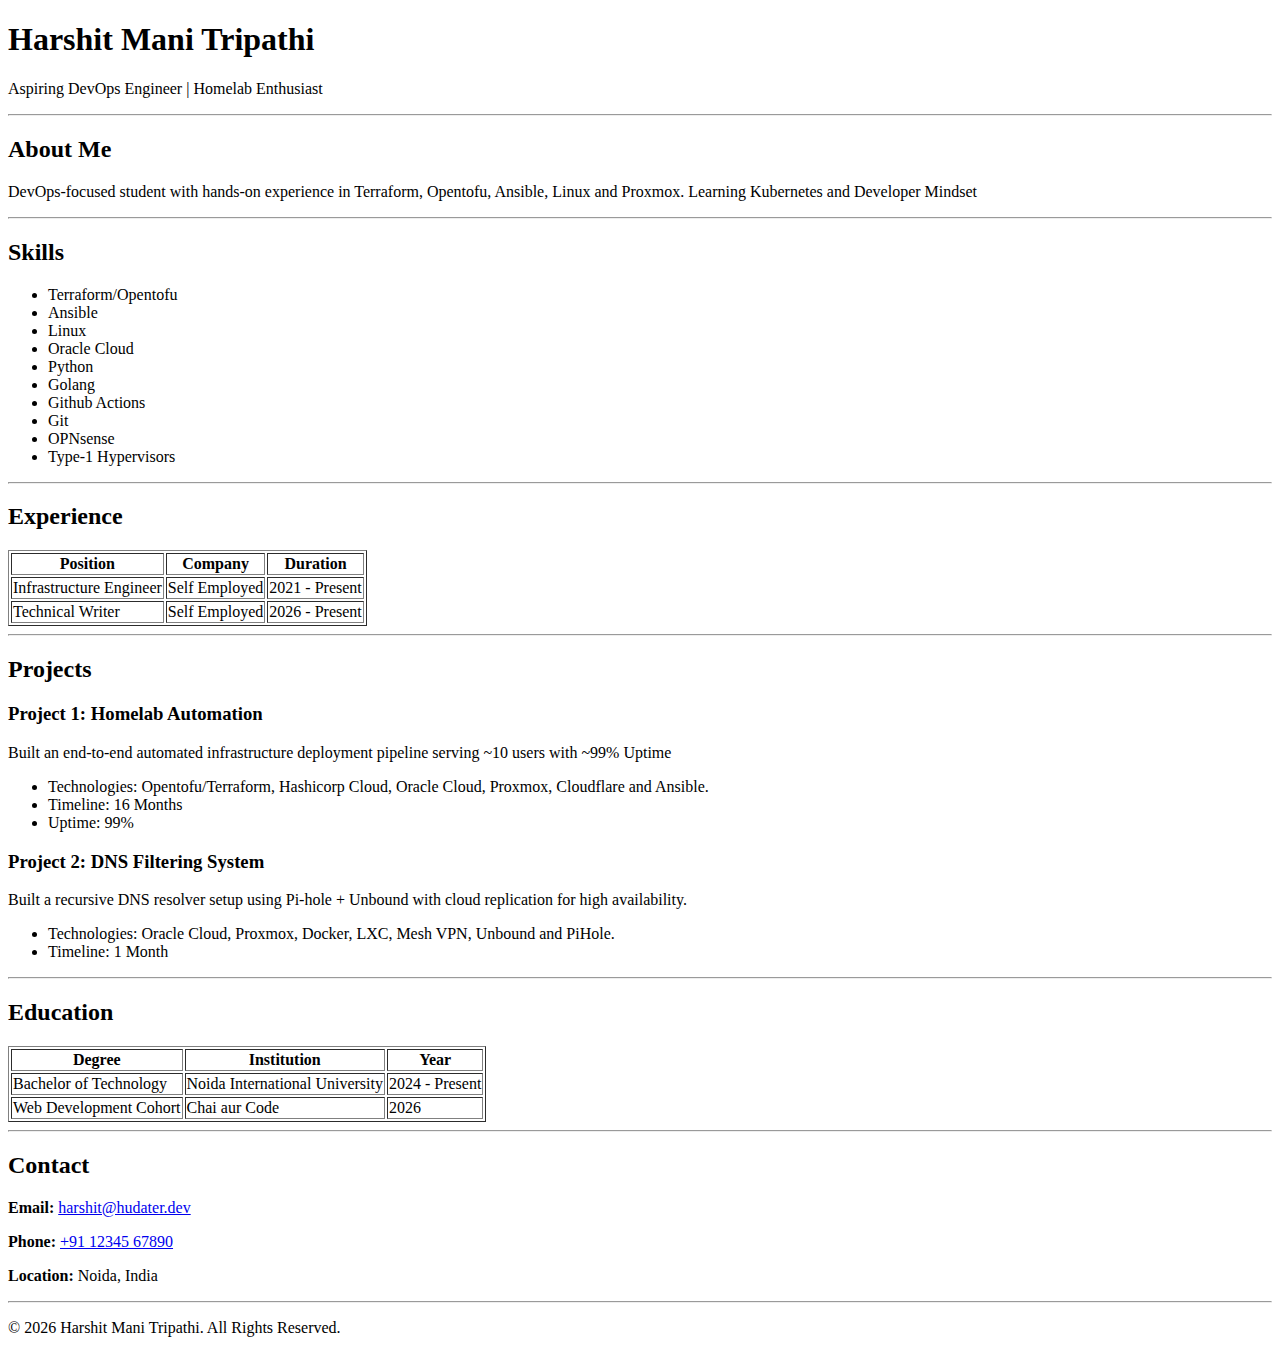
<file: html/resume.html>
<!DOCTYPE html>
<html lang="en">
<head>
    <meta charset="UTF-8">
    <meta name="viewport" content="width=device-width, initial-scale=1.0">
    <title>Hudater's Resume Assignment</title>
</head>
<body>
    <!-- header section -->
    <header id="header">
        <h1> Harshit Mani Tripathi </h1>
        <p> Aspiring DevOps Engineer | Homelab Enthusiast </p>
        <hr>
    </header>

    <!-- about section -->
    <section id="about">
        <h2>About Me</h2>
        <p>DevOps-focused student with hands-on experience in Terraform, Opentofu, Ansible, Linux and Proxmox. Learning Kubernetes and Developer Mindset</p>
        <hr>
    </section>

    <main>
        <!-- skill section -->
        <section id="skills">
            <h2>Skills</h2>
                <ul>
                    <li>Terraform/Opentofu</li>
                    <li>Ansible</li>
                    <li>Linux</li>
                    <li>Oracle Cloud</li>
                    <li>Python</li>
                    <li>Golang</li>
                    <li>Github Actions</li>
                    <li>Git</li>
                    <li>OPNsense</li>
                    <li>Type-1 Hypervisors</li>
                </ul>
            <hr>
        </section>

        <!-- experience section -->
        <section id="experience">
            <h2>Experience</h2>
            <table border="1">
                <!--
                <colgroup>
                    <col id="postion">
                    <col id="company">
                    <col id="duration">
                </colgroup>
                -->
                <thead>
                    <tr>
                        <th scope="col">Position</th>
                        <th scope="col">Company</th>
                        <th scope="col">Duration</th>
                    </tr>
                </thead>
                <tbody>
                    <tr>
                        <td>Infrastructure Engineer</td>
                        <td>Self Employed</td>
                        <td>2021 - Present</td>
                    </tr>
                    <tr>
                        <td>Technical Writer</td>
                        <td>Self Employed</td>
                        <td>2026 - Present</td>
                    </tr>
                </tbody>
            </table>
            <hr>
        </section>

        <!-- projects section -->
        <section id="projects">
            <h2>Projects</h2>
            <article>
                <h3>Project 1: Homelab Automation</h3>
                <p> Built an end-to-end automated infrastructure deployment pipeline serving ~10 users with ~99% Uptime</p>
                <ul>
                    <li>Technologies: Opentofu/Terraform, Hashicorp Cloud, Oracle Cloud, Proxmox, Cloudflare and Ansible.</li>
                    <li>Timeline: 16 Months</li>
                    <li>Uptime: 99%</li>
                </ul>
            </article>

            <article>
                <h3>Project 2: DNS Filtering System</h3>
                <p>
                    Built a recursive DNS resolver setup using Pi-hole + Unbound with
                    cloud replication for high availability.
                </p>
                <ul>
                    <li>Technologies: Oracle Cloud, Proxmox, Docker, LXC, Mesh VPN, Unbound and PiHole.</li>
                    <li>Timeline: 1 Month</li>
                </ul>
            </article>
            <hr>
        </section>
    </main>

    <!-- education section -->
    <section id="education">
        <h2>Education</h2>
        <table border="1">
            <!--
            <colgroup>
                <col id="degree">
                <col id="institution">
                <col id="year">
            </colgroup>
            -->
            <thead>
                <tr>
                    <th scope="col">Degree</th>
                    <th scope="col">Institution</th>
                    <th scope="col">Year</th>
                </tr>
            </thead>
            <tbody>
                <tr>
                    <td>Bachelor of Technology</td>
                    <td>Noida International University</td>
                    <td>2024 - Present</td>
                </tr>
                <tr>
                    <td>Web Development Cohort</td>
                    <td>Chai aur Code</td>
                    <td>2026</td>
                </tr>
            </tbody>
        </table>
        <hr>
    </section>

    <!-- contact section -->
    <section id="contact">
        <h2>Contact</h2>
        <p><strong>Email: </strong><a href="mailto:harshit@hudater.dev">harshit@hudater.dev</a></p>
        <p><strong>Phone: </strong><a href="tel:+911234567890">+91 12345 67890</a></p>
        <p><strong>Location: </strong>Noida, India</p>
        <hr>
    </section>

    <!-- footer section -->
    <footer id="footer">
        <p>&copy; 2026 Harshit Mani Tripathi. All Rights Reserved.</p>
    </footer>
</body>
</html>
</file>
<file: style.css>
/* ───────────────────────────────────────────
   TOKENS
─────────────────────────────────────────── */
:root {
    --bg: #0a0a0a;
    --surface: rgba(255, 255, 255, 0.03);
    --surface-hover: rgba(255, 255, 255, 0.055);
    --text: rgba(255, 255, 255, 0.92);
    --muted: rgba(255, 255, 255, 0.55);
    --subtle: rgba(255, 255, 255, 0.35);
    --border: rgba(255, 255, 255, 0.10);
    --border-hover: rgba(255, 255, 255, 0.22);

    --btn-bg: rgba(255, 255, 255, 0.07);
    --btn-bg-hover: rgba(255, 255, 255, 0.12);
    --btn-border: rgba(255, 255, 255, 0.18);
    --btn-border-hover: rgba(255, 255, 255, 0.32);
    --focus: rgba(255, 255, 255, 0.22);

    --tag-bg: rgba(255, 255, 255, 0.06);
    --tag-border: rgba(255, 255, 255, 0.12);

    --accent: rgba(180, 220, 255, 0.85);
    --card-bg: rgba(255, 255, 255, 0.03);
    --card-border: rgba(255, 255, 255, 0.09);
    --card-border-hover: rgba(255, 255, 255, 0.18);

    --selection-bg: #2156CA;
    --selection-text: #ffffff;

    --max-w: 780px;
    --section-gap: clamp(64px, 10vw, 96px);
    --card-radius: 10px;
}

/* ───────────────────────────────────────────
   RESET
─────────────────────────────────────────── */
*,
*::before,
*::after {
    box-sizing: border-box;
    margin: 0;
    padding: 0;
}

html {
    scroll-behavior: smooth;
    -webkit-text-size-adjust: 100%;
    line-height: 1.5;
    tab-size: 4;
    -webkit-tap-highlight-color: transparent;
    text-rendering: optimizeLegibility;
    -webkit-font-smoothing: antialiased;
    -moz-osx-font-smoothing: grayscale;
}

body {
    background-color: var(--bg);
    background-image:
        linear-gradient(rgba(255, 255, 255, 0.026) 1px, transparent 1px),
        linear-gradient(90deg, rgba(255, 255, 255, 0.026) 1px, transparent 1px),
        radial-gradient(ellipse 900px 500px at 20% 10%, rgba(255, 255, 255, 0.04) 0%, transparent 60%),
        radial-gradient(ellipse 600px 400px at 80% 60%, rgba(180, 220, 255, 0.022) 0%, transparent 60%);
    background-size: 48px 48px, 48px 48px, auto, auto;
    color: var(--text);
    font-family: 'Figtree', ui-sans-serif, system-ui, -apple-system, sans-serif;
    font-size: clamp(0.975rem, 1.05vw, 1.05rem);
    line-height: 1.7;
    min-height: 100dvh;
    font-synthesis: none;
    scrollbar-gutter: stable;
}

h1,
h2,
h3 {
    font-family: 'Figtree', ui-sans-serif, system-ui, sans-serif;
    line-height: 1.15;
}

a {
    color: inherit;
    text-decoration: none;
}

ul,
ol {
    list-style: none;
}

img,
svg {
    display: block;
}

/* ───────────────────────────────────────────
   SELECTION
─────────────────────────────────────────── */
::selection {
    background: var(--selection-bg);
    color: var(--selection-text);
}

::-moz-selection {
    background: var(--selection-bg);
    color: var(--selection-text);
}

/* ───────────────────────────────────────────
   LAYOUT WRAPPER
─────────────────────────────────────────── */
main,
section,
footer {
    width: 100%;
    max-width: var(--max-w);
    margin-left: auto;
    margin-right: auto;
    padding-left: clamp(20px, 5vw, 32px);
    padding-right: clamp(20px, 5vw, 32px);
}

header {
    display: flex;
    justify-content: center;
}

/* ───────────────────────────────────────────
   HEADER & NAV
─────────────────────────────────────────── */
header {
    position: sticky;
    top: 0;
    z-index: 100;
    width: 100%;
    padding: 16px clamp(20px, 5vw, 32px);
    background: rgba(10, 10, 10, 0.3);
    backdrop-filter: blur(10px);
    -webkit-backdrop-filter: blur(16px);
    border-bottom: 1px solid var(--border);
}

.nav {
    position: relative;
    display: flex;
    align-items: center;
    justify-content: center;
    width: 100%;
    max-width: var(--max-w);
    margin: 0 auto;
}

.nav-toggle {
    display: none;
}

.nav-ul {
    list-style: none;
    display: flex;
    align-items: center;
    justify-content: center;
    gap: clamp(12px, 2.5vw, 24px);
    flex-wrap: wrap;
}

.nav-li {
    /* flex item */
}

.nav-a {
    display: inline-flex;
    align-items: center;
    justify-content: center;
    padding: 0.58rem 1.2rem;
    border-radius: 7px;
    font-size: 0.9rem;
    font-weight: 600;
    color: var(--muted);
    transition: color 140ms ease;
    white-space: nowrap;
}

.nav-a:hover {
    color: var(--text);
}

/* hamburger button */
.hamburger {
    display: none;
    flex-direction: column;
    justify-content: center;
    gap: 5px;
    width: 36px;
    height: 36px;
    cursor: pointer;
    z-index: 2;
    flex-shrink: 0;
    padding: 4px;
    border-radius: 6px;
    transition: background 140ms ease;
    position: absolute;
    left: clamp(20px, 5vw, 32px);
}

.hamburger:hover {
    background: rgba(255, 255, 255, 0.07);
}

.hamburger span {
    display: block;
    height: 1.5px;
    background: var(--text);
    border-radius: 2px;
    transform-origin: center;
    transition:
        transform 240ms cubic-bezier(0.22, 1, 0.36, 1),
        opacity 180ms ease,
        width 240ms ease;
}

.hamburger span:nth-child(1) {
    width: 22px;
}

.hamburger span:nth-child(2) {
    width: 16px;
}

.hamburger span:nth-child(3) {
    width: 22px;
}

.nav-toggle:checked~.hamburger span:nth-child(1) {
    transform: translateY(6.5px) rotate(45deg);
    width: 22px;
}

.nav-toggle:checked~.hamburger span:nth-child(2) {
    opacity: 0;
    transform: scaleX(0);
}

.nav-toggle:checked~.hamburger span:nth-child(3) {
    transform: translateY(-6.5px) rotate(-45deg);
    width: 22px;
}

/* ───────────────────────────────────────────
   HERO
─────────────────────────────────────────── */
.hero-section {
    padding-top: clamp(72px, 13vw, 120px);
    padding-bottom: clamp(72px, 13vw, 120px);
    border-bottom: 1px solid var(--border);
}

.hero-text {
    text-align: center;
    font-size: clamp(1.8rem, 8vw, 3rem);
    font-weight: 800;
    letter-spacing: -0.03em;
    color: var(--text);
}

/* ───────────────────────────────────────────
   SECTIONS
─────────────────────────────────────────── */
section {
    padding-top: var(--section-gap);
    padding-bottom: var(--section-gap);
    border-bottom: 1px solid var(--border);
    display: flex;
    flex-direction: column;
    align-items: center;
}

section:last-of-type {
    border-bottom: none;
}

.assignments-heading,
.blogs-heading {
    font-size: clamp(0.68rem, 1.05vw, 0.76rem);
    font-weight: 700;
    letter-spacing: 0.12em;
    text-transform: uppercase;
    color: var(--subtle);
    margin-bottom: clamp(28px, 4vw, 40px);
    align-self: center;
}

.assignments-para,
.blogs-para {
    font-size: 0.95rem;
    color: var(--muted);
    margin-bottom: 16px;
    text-align: center;
}

.blogs-all-link {
    display: inline-block;
    transition: color 140ms ease;
}

.blogs-all-link:hover .blogs-para {
    color: var(--text);
}

/* ───────────────────────────────────────────
   TABLE
─────────────────────────────────────────── */
.assignments-table {
    width: 100%;
    border-collapse: collapse;
    margin-top: 1rem;
    font-size: 0.95rem;
    display: table;
    overflow-x: auto;
    overflow-y: auto;
    max-width: 100%;
}

.assignments-table thead {
    background: var(--card-bg);
}

.assignments-table th {
    text-align: left;
    padding: 0.75rem 1rem;
    font-weight: 600;
    color: var(--text);
    border-bottom: 1px solid var(--border);
}

.assignments-table td {
    padding: 0.75rem 1rem;
    border-bottom: 1px solid var(--border);
    color: var(--muted);
}

.assignments-table tbody tr:nth-child(even) {
    background: var(--surface);
}

.assignments-table tbody tr:hover {
    background: var(--surface-hover);
}

.assignments-table a {
    color: var(--text);
    font-weight: 500;
    transition: color 140ms ease;
}

.assignments-table a:hover {
    color: var(--accent);
}

/* ───────────────────────────────────────────
   BLOG GRID
─────────────────────────────────────────── */
.blogs-ol {
    list-style: none;
    display: grid;
    gap: 1rem;
    grid-template-columns: 1fr;
    width: 100%;
}

/* TABLET */
@media (min-width: 600px) {
    .blogs-ol {
        grid-template-columns: repeat(2, 1fr);
    }

    .blog-li:last-child:nth-child(4n+1) {
        grid-column: span 2;
    }
}

/* DESKTOP */
@media (min-width: 900px) {
    .blogs-ol {
        grid-template-columns: repeat(4, 1fr);
    }

    .blog-li:last-child:nth-child(4n+1) {
        grid-column: span 4;
    }

    /* 2 items in last row */
    .blog-li:nth-last-child(2):nth-child(4n+1),
    .blog-li:last-child:nth-child(4n+2) {
        grid-column: span 2;
    }

    /* 3 items in last row */
    .blog-li:nth-last-child(3):nth-child(4n + 1) {
        grid-column: span 2;
    }
}

.blog-li {
    max-height: 12rem;
    background: var(--card-bg);
    border: 1px solid var(--card-border);
    border-radius: var(--card-radius);
    transition: 0.2s ease;
    display: flex;
    align-items: center;
    text-align: center;
    justify-content: center;
    width: 100%;
}

.blog-li:hover {
    transform: translateY(-1px);
    box-shadow: 0 6px 14px rgba(0, 0, 0, 0.08);
    border-color: var(--card-border-hover);
    backdrop-filter: blur(16px);
    -webkit-backdrop-filter: blur(16px);
}

.blog-link {
    display: flex;
    align-items: center;
    justify-content: center;
    width: 100%;
    height: 100%;
    padding: 1.5rem;
    text-decoration: none;
    color: var(--text);
    font-weight: 600;
    text-align: center;
    /* max-width: 15rem; */
    /* margin-inline: auto; */
}

/* ───────────────────────────────────────────
   FOOTER
─────────────────────────────────────────── */
footer {
    padding-top: clamp(40px, 6vw, 56px);
    padding-bottom: clamp(40px, 6vw, 56px);
    text-align: center;
    border-top: 1px solid var(--border);
}

footer p {
    font-size: 0.78rem;
    color: var(--subtle);
    margin-bottom: 8px;
}

footer a {
    color: var(--subtle);
    transition: color 140ms ease;
}

footer a:hover {
    color: var(--text);
}

/* ───────────────────────────────────────────
   FOCUS
─────────────────────────────────────────── */
:focus-visible {
    outline: 2px solid var(--focus);
    outline-offset: 3px;
    border-radius: 3px;
}

/* ───────────────────────────────────────────
   RESPONSIVE
─────────────────────────────────────────── */

.three-orphans-row {
    display: contents;
}

/* MOBILE: 1 column (no orphans possible) */
@media (max-width: 599px) {
    .hamburger {
        display: flex;
    }

    .nav-ul {
        position: fixed;
        inset: 0 0 auto 0;
        top: 53px;
        flex-direction: column;
        align-items: flex-start;
        gap: 0;
        padding: 8px 0 16px;
        background: rgba(10, 10, 10, 0.97);
        backdrop-filter: blur(20px);
        -webkit-backdrop-filter: blur(20px);
        border-bottom: 1px solid var(--border);
        opacity: 0;
        transform: translateY(-8px);
        pointer-events: none;
        transition:
            opacity 220ms cubic-bezier(0.22, 1, 0.36, 1),
            transform 220ms cubic-bezier(0.22, 1, 0.36, 1);
    }

    .nav-toggle:checked~.nav-ul {
        opacity: 1;
        transform: translateY(0);
        pointer-events: auto;
    }

    .nav-li {
        width: 100%;
    }

    .nav-a {
        display: flex;
        width: 100%;
        padding: 13px clamp(20px, 5vw, 32px);
        border-radius: 0;
        border-bottom: 1px solid var(--border);
        color: var(--muted);
        font-size: 1rem;
        transition: color 140ms ease, background 140ms ease;
    }

    .nav-li:last-child .nav-a {
        border-bottom: none;
    }

    .nav-a:hover {
        color: var(--text);
        background: rgba(255, 255, 255, 0.04);
    }
}

/* TABLET: 2 columns (single orphan stretches full) */
@media (min-width: 600px) and (max-width: 899px) {
    .blogs-ol {
        grid-template-columns: repeat(2, 1fr);
    }

    /* If last card is alone in last row, stretch it across both columns */
    .blog-li:last-child:nth-child(odd) {
        grid-column: 1 / -1;
    }

    .three-orphans-row {
        grid-column: 1 / -1;
        display: flex;
        justify-content: center;
        gap: 1rem;
    }

    .three-orphans-row .blog-li {
        flex: 0 0 calc((100% - 2rem) / 3);
    }
}

/* DESKTOP: 4 columns (with orphan logic) */
@media (min-width: 900px) {
    .blogs-ol {
        grid-template-columns: repeat(4, 1fr);
    }

    /* 1 leftover: stretch full width */
    .blog-li:last-child:nth-child(4n + 1) {
        grid-column: 1 / -1;
    }

    /* 2 leftovers: each spans 2 columns (centered pair) */
    .blog-li:not(.orphan-item):nth-last-child(2):nth-child(4n + 1),
    .blog-li:not(.orphan-item):last-child:nth-child(4n + 2) {
        grid-column: span 2;
    }

    /* 3 leftovers: use wrapper */
    .three-orphans-row {
        grid-column: 1 / -1;
        display: flex;
        justify-content: center;
        gap: 1rem;
    }

    .three-orphans-row .blog-li {
        flex: 0 0 calc((100% - 2rem) / 3);
        max-height: 12rem;
        grid-column: unset;
    }
}

/* ───────────────────────────────────────────
   DIVIDERS
─────────────────────────────────────────── */
.section-divider {
    width: 100%;
    border-top: 1px solid var(--border);
    margin-top: clamp(28px, 4vw, 40px);
    margin-bottom: clamp(28px, 4vw, 40px);
}
</file>
<file: css/mintlify-clone/style.css>
/* ###################################### */
/* Global */
@font-face {
    font-family: Geist Mono;
    font-style: normal;
    font-weight: 100 900;
    font-display: swap;
    src: url(./assets/font/Geist_Mono.woff2)format("woff2");
    unicode-range: U+301, U+400-45F, U+490-491, U+4B0-4B1, U+2116
}

@font-face {
    font-family: Geist Mono;
    font-style: normal;
    font-weight: 100 900;
    font-display: swap;
    src: url(./assets/font/Geist_Mono.woff2)format("woff2");
    unicode-range: U+100-2BA, U+2BD-2C5, U+2C7-2CC, U+2CE-2D7, U+2DD-2FF, U+304, U+308, U+329, U+1D00-1DBF, U+1E00-1E9F, U+1EF2-1EFF, U+2020, U+20A0-20AB, U+20AD-20C0, U+2113, U+2C60-2C7F, U+A720-A7FF
}

@font-face {
    font-family: Geist Mono;
    font-style: normal;
    font-weight: 100 900;
    font-display: swap;
    src: url(./assets/font/Geist_Mono.woff2)format("woff2");
    unicode-range: U+??, U+131, U+152-153, U+2BB-2BC, U+2C6, U+2DA, U+2DC, U+304, U+308, U+329, U+2000-206F, U+20AC, U+2122, U+2191, U+2193, U+2212, U+2215, U+FEFF, U+FFFD
}

@font-face {
    font-family: Geist Mono Fallback;
    src: local(Arial);
    ascent-override: 74.67%;
    descent-override: 21.92%;
    line-gap-override: 0.0%;
    size-adjust: 134.59%
}

.geist_mono {
    font-family: Geist Mono, Geist Mono Fallback;
    font-style: normal
}

@font-face {
    font-family: inter;
    src: url(./assets/font/InterVariable.ttf)format("truetype");
    font-display: swap
}

@font-face {
    font-family: inter Fallback;
    src: local(Arial);
    ascent-override: 89.79%;
    descent-override: 22.36%;
    line-gap-override: 0.0%;
    size-adjust: 107.89%
}

.inter {
    font-family: inter, inter Fallback
}

:root {
    --color-background-main: #08090a;
    --color-background-invert: #ffffff;
    --color-text-main: #ffffff;
    --color-text-invert: #08090a;
    --color-text-soft: #ffffffb3;
    --color-text-sub: #ffffff99;
    --color-border-sub: #08090a12;
    --color-background-soft: #08090a08;
    --color-border-surface: #ffffff0d;
    --color-muted: #838484;
    --color-border-soft: #ffffff26;
    --color-brand: #2ce19a;
    --color-brand-light: #188b5f;
    --color-border-solid: #ffffff;
    --color-muted-invert: #08090a80;
    --color-dropdown-hover: #f7f7f7;
    --color-header-sales: #ffffff0d;
}

a:link,
a:visited,
a:hover,
a:focus,
a:active {
    text-decoration: none;
}

html {
    font-family: inter, inter Fallback, system-ui, sans-serif;
}

* {
    margin: 0;
    padding: 0;
    text-decoration: none;
    box-sizing: border-box;
    line-height: 1.5;
    tab-size: 4;
    font-family: inherit;
    text-rendering: optimizeLegibility;
    -webkit-font-smoothing: antialiased;
    -moz-osx-font-smoothing: grayscale;
    font-synthesis: none;
    scrollbar-gutter: stable
}

code,
pre,
.mono {
    font-family: "Geist Mono", "Geist Mono Fallback", monospace;
}

b,
strong {
    font-weight: bolder
}

/* ###################################### */
/* Header with logo, nav and cta */
header {
    /* position: relative; */
    z-index: 40;
    width: 100%;
    height: 100%;
    padding-top: 1rem;
    padding-bottom: 1rem;
    /* padding-left: 1.5rem; */
    padding-right: 1.5rem;
    margin-left: auto;
    margin-right: auto;
    /* margin-bottom: 10px; */
    position: sticky;
    top: 0;
    left: 0;
    right: 0;
    inset: 0;
    width: 100%;
    /* list-style-type: none; */
}

.header-blur {
    background: transparent;
    backdrop-filter: blur(16px);
}

.header-logo {
    margin-top: .25rem;
}

.header-full {
    display: flex;
    font-size: 15px;
    flex: 1;
    align-items: center;
    justify-content: center;
    position: sticky;
    top: 0;
    margin-inline: auto;
    column-gap: 2rem;
    padding-bottom: 1rem;
    width: 100%;
    max-width: 66rem;
}

.header-nav {
    padding-left: 150px;
    font-size: 15px;
    /* margin-left: 200px; */
}

.header-nav-ul {
    list-style-type: none;
    display: flex;
    flex: 1;
    align-items: center;
    justify-content: center;
    gap: 0.5rem;
    /* margin-bottom: 20px; */
}

.header-nav-ul-li {
    border-radius: 999px;
    color: var(--color-brand-light);
}

.header-nav-ul-a {
    display: inline-flex;
    height: 2rem;
    width: max-content;
    align-items: center;
    outline-offset: 2px;
    justify-content: center;
    border-radius: calc(infinity * 1px);
    /* border-radius: 999px; */
    padding-left: 0.75rem;
    padding-right: 0.75rem;
    padding-top: 0.25rem;
    padding-bottom: 0.25rem;
    cursor: pointer;
    font-weight: 500;
    line-height: 150%;
    color: var(--color-text-main);
    color: #000
        /* border: 2px solid red; */

}

.header-nav-ul-a:focus-visible {
    outline-width: 2px;
    font-size: 15px;
}

.header-nav-ul-a:hover {
    background-color: var(--color-background-soft);
    transition-property: background-color;
    transition-duration: 300ms;
    transition-timing-function: ease-out;
}


[data-state="open"] {
    background-color: var(--color-background-soft);
}

/* DROPDOWN STYLES START*/
/* TODO: fix padding around drop down elements */
/* TODO: make the p inside li clickable for links */
.dropdown-content {
    display: none;
    position: absolute;
    font-size: 15px;
    font-weight: bold;
    padding-block: .25rem;
    padding-inline: 0.75rem;
    width: max-content;
    z-index: 50;
}

.dropdown-content a {
    padding: 12px 16px;
    text-decoration: none;
    display: block;
    text-align: left;
    font-weight: bold;
    color: var(--color-text-invert);
    /* padding-top: 0.5rem; */
    padding-bottom: 0.5rem;
}

.dropdown-content .header-dropdown-item:hover {
    background-color: var(--color-dropdown-hover);
    border-radius: .5rem;
}

.dropdown:hover .dropdown-content {
    display: flex;
    gap: 2rem;
    background-color: #ffffff;
    position: absolute;
    box-shadow: 0px 8px 16px 0px rgba(0, 0, 0, 0.2);
    z-index: 10;
    border-radius: 1.5rem;
    animation-duration: .3s;
    font-size: 15px;
    font-weight: bold;
}

.vertical-nav-items {
    display: flex;
    flex-direction: column;
    list-style: none;
    padding: 0;
    margin: 0;
    gap: 0.25rem;
}

.header-dropdown-caption {
    padding-top: 0.5rem;
    padding-bottom: 0.5rem;
    color: var(--color-muted);
    font-size: 0.75rem;
    line-height: 1.5;
    letter-spacing: 0.6px;
    text-transform: uppercase;
    font-weight: 500;
}

/* 
.header-dropdown-item{
    display: inline-flex;
    flex-direction: row;
    line-height: 150%;
    justify-content: center;
    align-items: center;
    cursor: pointer;
    row-gap: 200px;
    margin: auto;
    height: auto;
    width: auto;
} */
.header-dropdown-item {
    display: grid;
    grid-template-columns: auto 1fr;
    align-items: start;
    padding-block: .25rem;
    padding-inline: .75rem;
    justify-items: stretch;
    align-items: center;
    line-height: 150%;
}

.header-dropdown-svg {
    user-select: none;
    width: 1rem;
    height: 1rem;
    color: var(--color-text-invert);
    grid-column: 1;
    grid-row: 1;
}

.header-dropdown-anchor {
    grid-column: 2;
    grid-row: 1;
    justify-content: left;
}

.header-dropdown-para {
    color: var(--color-muted);
    grid-column: 1 / -1;
    user-select: none;
}

/* DROPDOWN STYLES END*/
/* CTA buttons header */
.header-cta-wrapper {
    display: flex;
    align-items: center;
    justify-content: center;
    width: 100%;
}

.header-cta {
    /* color: #fff; */
    display: flex;
    align-items: center;
    justify-content: center;
    width: 100%;
    gap: 0.5rem;
    font-size: 15px;
}

.header-cta-a {
    display: inline-flex;
    align-items: center;
    outline-offset: 2px;
    height: fit-content;
    cursor: pointer;
    gap: 0.375rem;
    white-space: nowrap;
    border-radius: 999px;
    font-weight: 500;
    flex-shrink: 0;
    transition-duration: 100ms;
    /* border: 1px solid #fff; */
    /* border-width: 1px; */
    justify-content: center;
    outline-offset: 2px;
    padding-top: 4.5px;
    padding-bottom: 4.5px;
    padding-inline: 12.75px;
    padding-left: 0.75rem;
    padding-right: 0.75rem;
}

.header-cta-a:focus-visible {
    /* outline-width: 2px; */
    outline: 2px solid var(--color-brand-light);
}

.header-cta-a:focus-visible {
    outline-color: var(--color-brand-light);
    outline-width: 2px;
    outline-style: solid;
    outline-offset: 2px;
}

.header-cta-a-sales {
    background-color: var(--color-header-sales);
    border-color: transparent;
    border-width: 1px;
    border-style: solid;
    color: #000;
}

.header-cta-a-signup {
    background-color: var(--color-text-main);
    color: var(--color-background-main);
    transition: none;
}

.header-cta-a-signup:hover {
    background-color: var(--color-text-soft);
    color: var(--color-background-main);
}

/* ###################################### */
/* Background and hero image section */
/* .hero-section {
    border: 5px solid green;
    margin: 0px;
    padding: 0px;
    background-position: 100%;
    background-repeat: no-repeat;
    background-size: cover;
    min-height: 70vh;
    height: 100vh;
    width: 100%;
    justify-content: center;
    position: absolute;
    color: white;
    text-align: center;
    margin-left: auto;
    margin-right: auto;
} */

#hero-bg {
    background-image: url(./assets/img/bg-light.svg);
    /* border: 5px solid red; */
    z-index: -10;
    padding: 0%;
    margin: 0%;
    background-position: 50%;
    /* background-position: center; */
    background-repeat: no-repeat;
    background-size: cover;
    /* height: 100vh; */
    height: 1157.030px;
    min-width: 100%;
    /* min-height: 100vh; */
    position: absolute;
    display: block;
    /* object-fit: cover; */
    user-select: none;
    top: -93px;
    left: 0%;
    bottom: 160px;
    right: 0%;
    -webkit-mask-image: linear-gradient(#000 0%, rgba(0, 0, 0, .99) 18.5%, rgba(0, 0, 0, .953) 34.3%, rgba(0, 0, 0, .894) 47.6%, rgba(0, 0, 0, .824) 58.5%, rgba(0, 0, 0, .74) 67.5%, rgba(0, 0, 0, .647) 74.7%, rgba(0, 0, 0, .55) 80.3%, rgba(0, 0, 0, .45) 84.7%, rgba(0, 0, 0, .353) 88%, rgba(0, 0, 0, .26) 90.5%, rgba(0, 0, 0, .176) 92.5%, rgba(0, 0, 0, .106) 94.2%, rgba(0, 0, 0, .047) 95.9%, rgba(0, 0, 0, .01) 97.7%, transparent 100%);
    mask-image: linear-gradient(#000 0%, rgba(0, 0, 0, .99) 18.5%, rgba(0, 0, 0, .953) 34.3%, rgba(0, 0, 0, .894) 47.6%, rgba(0, 0, 0, .824) 58.5%, rgba(0, 0, 0, .74) 67.5%, rgba(0, 0, 0, .647) 74.7%, rgba(0, 0, 0, .55) 80.3%, rgba(0, 0, 0, .45) 84.7%, rgba(0, 0, 0, .353) 88%, rgba(0, 0, 0, .26) 90.5%, rgba(0, 0, 0, .176) 92.5%, rgba(0, 0, 0, .106) 94.2%, rgba(0, 0, 0, .047) 95.9%, rgba(0, 0, 0, .01) 97.7%, transparent 100%);
}

.blog-cta-button {
    background-color: #08090a26;
    color: #fff;
    position: absolute;
    display: flex;
    align-items: center;
    background-color: var(--color-background-soft);
    /* background-color: #08090a26; */
    backdrop-filter: blur(12px);
    padding-left: 0.25rem;
    padding-right: 0.5rem;
    padding-top: 0.25rem;
    padding-bottom: 0.25rem;
    /* padding-block: .25rem; */
    gap: 0.625rem;
    border-radius: 60px;
    cursor: pointer;
    left: 50%;
    transform: translateX(-50%);
    top: 95px;
    width: fit-content;
    border: 0;
    font-display: swap;
    line-height: 1.5;
}

.blog-cta-button:hover {
    background-color: var(--color-border-sub);
}

.blog-cta-new-green {
    text-transform: uppercase;
    padding-left: 0.5rem;
    padding-right: 0.5rem;
    padding-top: 0.125rem;
    padding-bottom: 0.125rem;
    /* padding-inline: .25rem;
    padding-block: .25rem; */
    border-radius: 1.5rem;
    background-color: var(--color-brand-light);
    color: #ffffff;
    font-size: .75rem;
    font-weight: 500;
    line-height: 1.5;
    box-shadow: 0px 2px 4px 0px var(--color-background-soft);
}

.blog-cta-para {
    color: #ffffff;
    font-size: 0.875rem;
    font-weight: 500;
    white-space: nowrap;
    line-height: 1.5;
    /* word-spacing: ; */
}

.blog-cta-arrow-svg {
    user-select: none;
    color: #fff;
    height: 1rem;
    width: 1rem;
    vertical-align: middle;
    justify-content: center;
    flex-shrink: 0;
}


.heading-container {
    z-index: 50;
    flex-direction: column;
    display: flex;
    justify-content: center;
    align-items: center;
    /* align-items: center baseline ; */
    margin-top: 1.8%;

}

.heading {
    z-index: 20;
    display: flex;
    margin-block-start: 0.83em;
    margin-block-end: 0.83em;
    justify-content: center;
    align-content: center;
    width: 100%;
    max-width: 43rem;
    text-align: center;
    color: var(--color-text-main);
    font-weight: 600;
    line-height: 1.15;
    text-wrap: balance;
    letter-spacing: -.02em;
    font-size: 68px;
    font-size: max(2.5rem, min(4vw, 4rem));
    margin-inline: auto;
    /* margin-top: 4.8%; */
}

.para-desc {
    display: flex;
    color: #fff;
    max-width: 29.5rem;
    justify-content: center;
    align-content: center;
    text-align: center;
    font-size: 1.125rem;
    line-height: 1.5;
    /* align-self: flex-end safe; */
    /* margin-inline: auto; */
    margin-top: -30px;
}

.heading-form {
    display: flex;
    align-items: center;
    width: 100%;
    max-width: 22.5rem;
    gap: 0.375rem;
    border-radius: 999px;
    margin-top: 2rem;
    padding: 0.25rem;
    border-width: 1px;
    border-style: solid;
    border-color: var(--color-border-soft);
    backdrop-filter: blur(12px);
    background-color: var(--color-border-soft);
}

.heading-form-input {
    padding-left: 0.75rem;
    padding-right: 0.75rem;
    height: 2rem;
    outline: none;
    width: 100%;
    color: var(--color-text-main);
    font-size: 15px;
    font-weight: 500;
    line-height: 1.5;
    border: none;
    border-radius: 999px;
    background: none;
    /* color: transparent; */
    /* opacity: 0; */
}

::placeholder {
    color: #ffffff80;
    opacity: 1;
}

.heading-form-button {
    display: inline-flex;
    align-items: center;
    justify-content: center;
    gap: 0.375rem;
    height: fit-content;
    flex-shrink: 0;
    white-space: nowrap;
    cursor: pointer;
    outline-offset: 2px;
    font-size: 15px;
    font-weight: 500;
    border-radius: 999px;
    padding-top: 4.5px;
    padding-bottom: 4.5px;
    padding-left: 0.75rem;
    padding-right: 0.75rem;
    background-color: var(--color-background-invert);
    color: var(--color-text-invert);
    border-width: 1px;
    border-style: solid;
    border-color: var(--color-background-invert);
    transition-property: color, background-color;
    transition-duration: 100ms;
}

.heading-form-button:hover {
    opacity: 0.85;
    border-radius: 999px;
    border-width: 1px;
    border-style: solid;
    border-color: var(--color-background-invert);
}

.heading-form-button:focus-visible {
    outline-width: 2px;
    outline-style: solid;
    outline-color: var(--color-brand);
}

#hero-image {
    /* background-image: url(./assets/img/hero-image-light.svg); */
    user-select: none;
    /* border: 5px solid blue; */
    z-index: 10;
    display: block;
    margin-left: auto;
    margin-right: auto;
    position: absolute;
    margin: 22% auto;
    padding: 0px;
    background-position: 100%;
    background-repeat: no-repeat;
    /* height: auto; */
    /* width: 100%; */
    justify-content: center;
    align-items: center;
    top: 9.2rem;
    /* top: 0; */
    bottom: 0;
    left: 0;
    right: 0;
    isolation: isolate;
    background-position-x: 50%;
    background-position-y: 60%;
    border-width: 3px;
    /* border-style: solid; */
    border-radius: 1.5rem;
    overflow-clip-margin: content-box;
    overflow: clip;
    max-width: 67.5rem;
    /* max-width: 67.5rem; */
}

/* trusted by company section */

.company-logos-section {
    display: flex;
    flex-direction: column;
    align-items: center;
    justify-content: space-between;
    margin-left: auto;
    margin-right: auto;
    padding-top: 6rem;
    padding-bottom: 6rem;
    /* border: 2px solid red; */
}

.company-logos-container {
    display: grid;
    grid-template-columns: repeat(4, 1fr);
    grid-template-rows: repeat(2, 1fr);
    row-gap: 1.75rem;
    max-width: 64rem;
    width: 100%;
    height: 100%;
    justify-content: center;
    align-items: center;
    /* border: 2px solid blue; */
    margin: auto;
    padding: auto;
    margin-top: 40%;
}

.company-logos {
    display: flex;
    align-items: center;
    justify-content: center;
    height: 4rem;
    width: 100%;
    /* border: 2px solid green; */
    background-repeat: no-repeat;
    background-position: center;
}

.company-logos-svg {
    width: 100%;
    height: 68px;
    width: auto;

}

#company-logos-svg-anthropic {
    /* border: 5px solid orange; */
    background-image: url(./assets/company-logos/anthropic-logo.svg);
    width: 130;
    height: 20;
    fill: none;
    /* color: #000; */
    /* vertical-align: middle; */
    display: block;
}

#company-logos-svg-coinbase {
    /* border: 5px solid orange; */
    background-image: url(./assets/company-logos/coinbase-logo.svg);
}

#company-logos-svg-ms {
    /* border: 5px solid orange; */
    background-image: url(./assets/company-logos/ms-logo.svg);
}

#company-logos-svg-perplexity {
    /* border: 5px solid orange; */
    background-image: url(./assets/company-logos/perplexity-logo.svg);
}

#company-logos-svg-hubspot {
    /* border: 5px solid orange; */
    background-image: url(./assets/company-logos/hubspot-logo.svg);
}

#company-logos-svg-x {
    /* border: 5px solid orange; */
    background-image: url(./assets/company-logos/x-logo.svg);
}

#company-logos-svg-paypal {
    /* border: 5px solid orange; */
    background-image: url(./assets/company-logos/paypal-logo.svg);
}

#company-logos-svg-lovable {
    /* border: 5px solid orange; */
    background-image: url(./assets/company-logos/lovable-logo.svg);
}

/* Feature highligh section */


.feat-high {
    display: flex;
    flex-direction: column;
    align-items: center;
    justify-content: center;
    width: 100%;
    margin-left: auto;
    margin-right: auto;
    max-width: 64rem;
    margin-bottom: 9rem;
}

.feat-high-text-container {
    display: flex;
    flex-direction: column;
    justify-content: center;
    align-items: center;
    padding-left: 2rem;
    padding-right: 2rem;
    padding-top: 3rem;
    padding-bottom: 3rem;
    width: 100%;
    gap: 1rem;
}

.feat-high-text-h1 {
    font-weight: 600;
    font-size: 2.5rem;
}

.feat-high-text-para {
    max-width: 40.5rem;
    text-align: center;
    color: #393A3B;
    text-wrap: balance;
    overflow-wrap: break-word;
}

.feat-high-visual-container {
    display: flex;
    flex-direction: column;
    gap: 1.5rem;
    padding-top: 1.5rem;
    padding-bottom: 1.5rem;
}

.feat-high-visual-two-columns {
    display: flex;
    flex-direction: row;
    gap: 1.5rem;
}

.two-columns {
    border-radius: 1.5rem;
    border: 1px solid var(--color-border-sub);
    padding: 0.375rem;
    width: auto;
    flex: 1;
}

.column-text-area {
    padding: 1.5rem;
    display: flex;
    flex-direction: column;
    gap: 1rem;
}

.small-top-left-para {
    color: var(--color-brand-light);
    font-family: Geist Mono, Geist Mono Fallback, monospace;
    font-size: 0.75rem;
    font-weight: 500;
    line-height: 1.5;
    letter-spacing: 0.6px;
    text-transform: uppercase;
}

.top-left-heading {
    font-weight: 500;
    line-height: 1.3;
    color: #000;
    font-size: 1.5rem;
    letter-spacing: -0.24px;
}

.descriptive-feat-para {
    color: #393A3B;
    font-size: 1rem;
    line-height: 1.5;
    text-wrap: balance;
}

.visual-svg {
    width: 100%;
    height: 20rem;
    position: relative;
    isolation: isolate;
    user-select: none;
    background-repeat: no-repeat;
    background-position: center;
}

#column-1 {
    background-image: url(./assets/img/column-1-img.jpg);
    border: none;
    /* border-radius: 90px; */
}

#column-2 {
    background-image: url(./assets/img/column-2-img.jpg);
    border: none;
    /* border-radius: 90px; */
}

#bottom-image {
    background-image: url(./assets/img/row-bottom-img.jpg);
    border: none;
    width: 100%;
    height: 30rem;
    /* height: 100%; */
    position: relative;
    isolation: isolate;
    user-select: none;
    background-repeat: no-repeat;
    background-position: center;
}

.feat-high-visual-single-bottom {
    width: 100%;
    border-radius: 1.5rem;
    border-width: 1px;
    border-style: solid;
    border-color: var(--color-border-sub);
}

.single-bottom-text-area {
    display: flex;
    flex-direction: column;
    gap: 1rem;
    align-items: center;
    justify-content: center;
    margin: 0.375rem;
    margin-bottom: 0;
    padding-left: 2rem;
    padding-right: 2rem;
    padding-top: 3rem;
    padding-bottom: 3rem;
}

.single-bottom-para {
    color: var(--color-brand-light);
    font-family: "Geist Mono", "Geist Mono Fallback", monospace;
    font-size: 0.75rem;
    font-weight: 500;
    line-height: 1.5;
    letter-spacing: 0.6px;
    text-transform: uppercase;
    text-wrap: balance;
}

.single-bottom-heading {
    text-align: center;
    font-weight: 500;
    line-height: 1.3;
    color: var(--color-text-main);
    font-size: 1.5rem;
    letter-spacing: -0.24px;
    color: #000;
}

.single-bottom-descriptive-para {
    color: #393A3B;
    font-size: 1rem;
    line-height: 1.5;
    text-align: center;
    max-width: 40rem;
    text-wrap: balance;
}

/* Enterprise feat section */

.enterprise-features {
    background-color: var(--color-background-soft);
    width: 100%;
    padding-top: 6rem;
    padding-bottom: 6rem;
    padding-left: 1.5rem;
    padding-right: 1.5rem;
}

.ente-feat-container {
    width: 100%;
    max-width: 64rem;
    margin-left: auto;
    margin-right: auto;
}

.ente-feat-heading-cta {
    display: flex;
    justify-content: space-between;
    gap: 1.5rem;
    padding-bottom: 3rem;
    flex-direction: row;
}

.ente-feat-text-box {
    display: flex;
    flex-direction: column;
    gap: 1rem;
    max-width: 40rem;
}

.ente-feat-title {
    color: var(--color-brand-light);
    font-family: Geist Mono, Geist Mono Fallback, monospace;
    font-size: 0.75rem;
    font-weight: 500;
    line-height: 1.5;
    letter-spacing: 0.6px;
    text-transform: uppercase;
    text-align: left;

}

.ente-feat-heading {
    text-align: left;
    font-size: 42.5px;
    line-height: 1.1;
    font-weight: 600;
    letter-spacing: -.02em;
}

.ente-feat-descriptive {
    text-align: center;
    text-wrap: balance;
    font-weight: 400;
    color: #393A3B;
}

.ente-feat-cta {
    display: inline-flex;
    align-items: center;
    justify-content: center;
    height: fit-content;
    gap: 0.375rem;
    cursor: pointer;
    white-space: nowrap;
    border-radius: 9999px;
    font-weight: 500;
    outline-offset: 2px;
    flex-shrink: 0;
    transition-property: color, background-color;
    transition-duration: 100ms;
    color: var(--color-background-invert);
    background-color: var(--color-text-invert);
    border: 1px solid var(--color-background-invert);
    font-size: 1rem;
    line-height: 1.5;
    padding-left: 1.5rem;
    padding-right: 1.5rem;
    padding-top: 0.4375rem;
    padding-bottom: 0.4375rem;
    margin-right: 0.25rem;
    margin-top: auto;
    align-self: flex-end;
}

.ente-feat-cta:focus-visible {
    outline-width: 2px;
    outline-style: solid;
    outline-color: var(--color-brand-light);
}

.ente-feat-cta:hover {
    background-color: #08090ab6;
}

/* .column-1,
.column-2 {
    display: flex;
    flex: 1;
    justify-content: space-between;
    width: auto;
} */

.ente-feat-2-column-container {
    margin-top: 1.5rem;
    margin-bottom: 1.5rem;
    display: flex;
    gap: 3rem;
    padding-bottom: 3rem;
    flex-direction: row;
    /* flex: 1; */
    /* justify-content: space-evenly; */
    max-width: 60%;
    margin-left: auto;
    margin-right: auto;
    /* padding-left: auto; */
    /* margin-left: 20px;
    margin-right: auto;
    padding-left: 500px;
    padding-right: 500px; */
    /* justify-content: space-evenly; */
}

.column-icon-div {
    flex-shrink: 0;
    user-select: none;
    width: 2rem;
    height: 2rem;
    color: var(--color-brand-light);
}

#column-1-icon {
    background-image: url(./assets/img/ente-feat-column-1.svg);
}

#column-2-icon {
    background-image: url(./assets/img/ente-feat-column-2.svg);
}

.column-heading {
    margin-top: 2rem;
    margin-bottom: 1rem;
    color: #000;
    font-size: 1.25rem;
    line-height: 1.625rem;
    font-weight: 600;
    letter-spacing: -0.2px;
}

.column-description {
    color: #393A3B;
}

.brand-showcase-slide {
    width: 100%;
    /* overflow: hidden; */
}

.showcase-container {
    display: flex;
    flex-direction: column;
    align-items: center;
    width: 100%;
    gap: 1rem;
    /* width: 100vw; */
    /* height: 100vh; */
    overflow: hidden;
}

.showcase-image {
    background-image: url(./assets/slide/ente-slide-anthropic.png);
    /* max-width: 48rem; */
    margin: auto;
    height: 518px;
    width: 1088px;
    /* width: 100%; */
    position: relative;
    isolation: isolate;
    user-select: none;
    background-repeat: no-repeat;
    background-position: center;
    /* border: 2px solid red; */
    border-radius: 1.5rem;
    /* object-fit: contain; */
    background-size: 100% 100%;
}

.showcase-image:hover {
    filter: brightness(80%);
    transition: all 0.2s ease;
}

.brand-logo-footer {
    position: relative;
    /* z-index: 99999; */
    /* left: 50%; */
    /* transform: translateX(-50%); */
    /* bottom: -10px; */
    min-width: 0;
    overflow: clip;
    /* margin-top: 27%; */
    /* margin-bottom: 100px; */
    margin-left: -1.5rem;
    margin-right: -1.5rem;
    padding-top: 0.75rem;
    padding-bottom: 0.75rem;
    --mask-left: black 0px;
    --mask-right: black 100%;
    mask-image: linear-gradient(to right,
            var(--mask-left),
            black,
            var(--mask-right));
}

/* 
.brand-scrollbar {
    position: relative;
    overflow-x: auto;
    scrollbar-width: none;
    display: none;
} */

.brand-logos {
    display: flex;
    align-items: center;
    justify-content: center;
    gap: 3rem;
    width: max-content;
    min-width: 100%;
    padding-left: 1.5rem;
    padding-right: 1.5rem;
}

.brand-button {
    /* color: black; */
    display: flex;
    cursor: pointer;
    transition-property: filter, opacity;
    transition-duration: 300ms;
    height: 4rem;
    flex-shrink: 0;
    align-items: center;
    justify-content: center;
    outline: none;
    border-radius: 0.125rem;
    border: 0;
    /* border: 2px solid red; */
    background-color: transparent;
    width: 130px;
    /* width: 100%; */
    /* background-repeat: no-repeat;
    background-position: center; */
    /* padding-top: 0; */
    /* padding-bottom: 0; */
}

.button-image-svg {
    border-radius: 0.125rem;
    height: 8rem;
    width: 100%;
    min-width: 0;
    /* border: 2px solid red; */
    filter: grayscale(100%);
}

.brand-button:focus-visible .button-image-svg {
    outline-offset: 4px;
    outline-width: 2px;
    outline-style: solid;
    outline-color: var(--color-brand-light);
}

.case-studies {
    width: 100%;
    padding-top: 4.5rem;
    padding-bottom: 4.5rem;
    overflow: hidden;
}

.case-text-area {
    width: 100%;
    max-width: 64rem;
    margin-left: auto;
    margin-right: auto;
    padding-top: 3rem;
    padding-bottom: 3rem;
    display: flex;
    flex-direction: column;
    align-items: center;
    justify-content: center;
    gap: 1rem;
    padding-left: 2rem;
    padding-right: 2rem;
}

.case-text-title {
    text-align: center;
    font-size: 0.75rem;
    font-weight: 500;
    line-height: 150%;
    letter-spacing: 0.6px;
    text-transform: uppercase;
    color: var(--color-brand-light);
}

.case-text-heading {
    text-align: center;
    --tw-leading: 110%;
    --tw-font-weight: var(--font-weight-semibold);
    line-height: 110%;
    font-weight: var(--font-weight-semibold);
    color: #000;
    letter-spacing: -.02em;
    font-size: max(1.75rem, min(4vw, 2.5rem));
}

.case-text-para {
    text-align: center;
    color: #393A3B;
    font-size: 1rem;
    line-height: 1.5rem;
    max-width: 40rem;
}

.case-studies-carousel {
    position: relative;
    width: 100%;
    padding-left: 18%;
    padding-right: 18%;
}

.carousel-content {
    overflow: visible;
    display: flex;
    margin-left: -1rem;
}

.carousel-item {
    min-width: 0;
    flex-shrink: 0;
    flex-grow: 0;
    flex-basis: 100%;
    padding-left: 1rem;
    max-width: 410px;
}

.carousel-item>a {
    /* border: 2px solid red; */
    width: 100%;
    outline: none;
}

.carousel-image-div {
    width: 100%;
    border-radius: 1rem;
    /* overflow: hidden; */
    position: relative;
    margin-bottom: 0.5rem;
    /* height: 290px; */
}

.carousel-brand-bg {
    /* border: 2px solid red; */
    width: 100%;
    height: 100%;
    border-radius: 1rem;
    object-fit: cover;
    background-color: rgba(255, 255, 255, 0.2);
}

.svg-overlay {
    position: absolute;
    top: 0;
    right: 0;
    bottom: 0;
    left: 0;
    top: 50%;
    left: 50%;
    transform: translate(-50%, -50%);
    fill: #ffffff !important;
    color: #ffffff !important;
    height: 45px;
    width: 230px;
}

.carousel-text {
    display: flex;
    flex-direction: column;
    gap: 1.5rem;
    padding-top: 0.75rem;
    padding-bottom: 0.75rem;
}

.carousel-para {
    color: #393A3B;
    font-size: 1rem;
    line-height: 1.5;
    display: -webkit-box;
    -webkit-box-orient: vertical;
    -webkit-line-clamp: 2;
    overflow: hidden;
}

.read-story-span {
    font-weight: 500;
    display: flex;
    align-items: center;
    gap: 0.375rem;
    font-size: 15px;
    line-height: 1.5;
    color: var(--color-muted);
    border-radius: 0.125rem;
    cursor: pointer;
}

.read-story-span:hover {
    color: var(--color-brand-light);
}

.read-story-svg {
    flex-shrink: 0;
    width: 10px;
    height: 20px;
    transform: rotate(-90deg);
    transition-property: transform;
    transition-duration: 150ms;
    transition-timing-function: ease-in-out;
    user-select: none;
}

/* no need to change color kyuki svg hi static hai ;) */
.read-story-span:hover .read-story-svg {
    /* color: var(--color-brand-light); */
    transform: rotate(-90deg) translateY(0.125rem);
}

.carousel-slider-arrows {
    display: flex;
    position: relative;
    justify-content: center;
    align-items: center;
    padding-top: 3rem;
}

.arrow-prev {
    /* background-color: transparent !important; */
    /* border-color: transparent !important; */
    opacity: 0.5;
    pointer-events: none;
}

.carousel-arrows {
    display: inline-flex;
    position: relative;
    align-items: center;
    justify-content: center;
    gap: 0.375rem;
    white-space: nowrap;
    font-weight: 500;
    font-size: 1rem;
    line-height: 1.5;
    color: var(--color-text-main);
    border: 1px solid transparent;
    border-radius: 9999px;
    background: transparent;
    cursor: pointer;
    flex-shrink: 0;
    transition-property: color, background-color;
    transition-duration: 100ms;
    outline-offset: 2px;
    position: relative;
    width: 2.375rem;
    height: 2.375rem;
    top: 0;
    left: 0;
    padding: 0;
}

.carousel-arrows:focus-visible {
    outline-width: 2px;
    outline-style: solid;
    outline-color: var(--color-brand-light);
}

.carousel-arrows:disabled {
    opacity: 0.5;
    pointer-events: none;
}


.carousel-arrows:hover>svg {
    color: rgba(255, 255, 255, 0.8);
}

.carousel-arrows:active {
    transform: scale(0.96);
}

.final-cta-section {
    position: relative;
    width: 100%;
    padding-top: 7.5rem;
    padding-bottom: 7.5rem;
    padding-left: 1.5rem;
    padding-right: 1.5rem;
}

.cta-gradient {
    position: absolute;
    inset: 0;
    z-index: 10;
    transform: rotate(180deg);
    pointer-events: none;
    background: linear-gradient(#f7f7f7 0%, rgba(247, 247, 247, .95) 4.7%, rgba(247, 247, 247, .89) 8.8%, rgba(247, 247, 247, .827) 12.6%, rgba(247, 247, 247, .76) 16.3%, rgba(247, 247, 247, .69) 19.9%, rgba(247, 247, 247, .616) 23.8%, rgba(247, 247, 247, .54) 28.1%, rgba(247, 247, 247, .467) 33%, rgba(247, 247, 247, .392) 38.7%, rgba(247, 247, 247, .318) 45.4%, rgba(247, 247, 247, .243) 53.2%, rgba(247, 247, 247, .176) 62.4%, rgba(247, 247, 247, .114) 73.2%, rgba(247, 247, 247, .055) 85.6%, rgba(247, 247, 247, 0) 100%);
}

.cta-bg {
    position: absolute;
    inset: 0;
    z-index: 9;
    background: #fff;
    pointer-events: none;
}

.cta-content {
    position: relative;
    z-index: 20;
    max-width: 988px;
    margin-inline: auto;
    display: flex;
    flex-direction: column;
    align-items: center;
}

.last-cta-heading-main {
    color: var(--text-main);
    font-size: 40px;
    text-align: center;
    font-weight: 600;
    line-height: 110%;
    letter-spacing: -0.8px;
    max-width: 560px;
    /* border: 2px solid red; */
}

.last-cta-para {
    color: var(--text-main);
    font-size: 1rem;
    line-height: 150%;
    margin-top: 1rem;
    text-align: center;
    max-width: 560px;
    text-wrap: balance;
}

.last-cta-buttons {
    display: flex;
    align-items: center;
    gap: 0.5rem;
    margin-top: 3rem;
}

.last-cta-button-signup {
    display: inline-flex;
    align-items: center;
    justify-content: center;
    height: fit-content;
    outline-offset: 2px;
    cursor: pointer;
    gap: 0.375rem;
    white-space: nowrap;
    border-radius: 9999px;
    font-weight: 500;
    flex-shrink: 0;
    transition-property: color, background-color;
    transition-duration: 100ms;
    background-color: #000;
    color: #fff;
    border-width: 1px;
    border-style: solid;
    border-color: #000;
    font-size: 1rem;
    line-height: 150%;
    padding-left: 1.5rem;
    padding-right: 1.5rem;
    padding-top: 0.4375rem;
    padding-bottom: 0.4375rem;
    box-shadow: var(--shadow-button-sm);
}

.last-cta-button-signup:focus-visible {
    outline-width: 2px;
    outline-style: solid;
    outline-color: var(--color-brand-light);
}

.last-cta-button-signup:hover {
    background-color: color-mix(in srgb, #000 85%, transparent);
}

.last-cta-button-signup svg {
    pointer-events: none;
}

.last-cta-button-signup svg:not([class*="size-"]) {
    width: 0.75rem;
    height: 0.75rem;
}

.last-cta-button-sales {
    display: inline-flex;
    align-items: center;
    justify-content: center;
    height: fit-content;
    outline-offset: 2px;
    cursor: pointer;
    gap: 0.375rem;
    white-space: nowrap;
    border-radius: 9999px;
    font-weight: 500;
    flex-shrink: 0;
    transition-property: color, background-color;
    transition-duration: 100ms;
    background-color: #fff;
    color: #08090a;
    border-width: 1px;
    border-style: solid;
    border-color: #08090a26;
    font-size: 1rem;
    line-height: 150%;
    padding-left: 1.5rem;
    padding-right: 1.5rem;
    padding-top: 0.4375rem;
    padding-bottom: 0.4375rem;
}

.last-cta-button-sales:focus-visible {
    outline-width: 2px;
    outline-style: solid;
    outline-color: var(--color-brand-light);
}

.last-cta-button-sales:hover {
    background-color: #08090a08;
    border-color: transparent;
}

.last-cta-button-sales svg {
    pointer-events: none;
}

.last-cta-button-sales svg:not([class*="size-"]) {
    width: 0.75rem;
    height: 0.75rem;
}

.last-cta-two-columns {
    /* border: 2px solid blue; */
    display: grid;
    grid-template-columns: repeat(2, 1fr);
    margin-top: 3.5rem;
    width: 100%;
    /* gap: 20px; */
}

/* grid ke beech ki stick */
.last-cta-two-columns>div:first-child {
    border-right-width: 1px;
    border-right-style: solid;
    border-right-color: #08090a0d;
}

.last-cta-two-columns>div {
    position: relative;
    display: flex;
    flex-direction: column;
    align-items: center;
    gap: 2rem;
    padding: 2rem;
}

.last-cta-column-1 {}

.last-cta-column-2 {}


.last-cta-column-svg {
    display: flex;
    align-items: center;
    justify-content: center;
    padding: 0.625rem;
    border-radius: 1rem;
    border-width: 0.5px;
    border-style: solid;
    border-color: #08090a26;
    background-color: #fff;
    /* box-shadow: var(--shadow-button-sm); */
}

.last-cta-column-svg>svg {
    flex-shrink: 0;
    width: 2rem;
    height: 2rem;
    color: var(--color-brand-light);
}

.last-cta-column-text {
    display: flex;
    flex-direction: column;
    gap: 0.5rem;
    align-items: center;
}

.last-cta-heading {
    color: #08090a;
    font-size: 1.25rem;
    text-align: center;
    font-weight: 500;
    line-height: 130%;
    letter-spacing: -0.2px;
}

.last-cta-para {
    color: #08090a;
    text-align: center;
    font-size: 1rem;
    line-height: 150%;
}

.last-cta-a {
    font-weight: 500;
    display: flex;
    align-items: center;
    gap: 0.375rem;
    font-size: 15px;
    line-height: 150%;
    color: var(--color-brand-light);
    width: fit-content;
    position: relative;
}

.last-cta-a::after {
    content: "";
    position: absolute;
    top: -14px;
    right: -14px;
    bottom: -14px;
    left: -14px;
}
</file>
